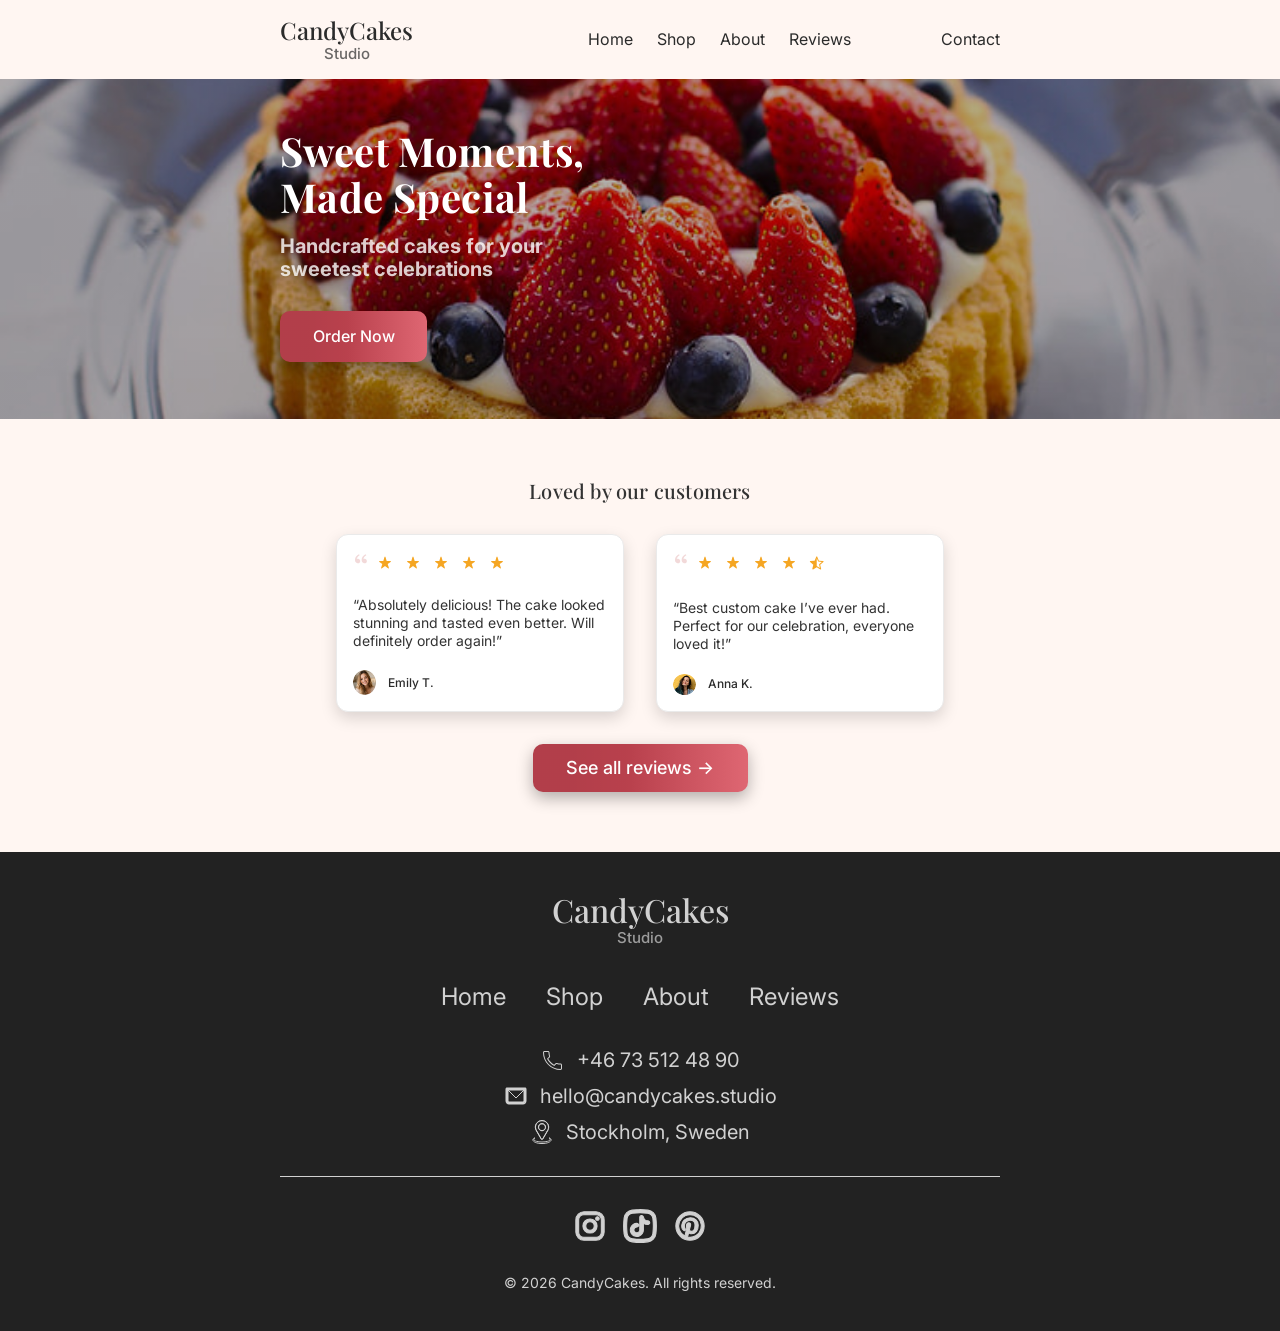
<file: index.html>
<!doctype html>
<html lang="en">
  <head>
    <meta charset="UTF-8" />
    <meta name="viewport" content="width=device-width, initial-scale=1.0" />
    <title>CandyCakes</title>
    <link
      rel="stylesheet"
      href="https://cdnjs.cloudflare.com/ajax/libs/modern-normalize/3.0.1/modern-normalize.min.css"
    />
    <link rel="preconnect" href="https://fonts.googleapis.com" />
    <link rel="preconnect" href="https://fonts.gstatic.com" crossorigin />
    <link
      href="https://fonts.googleapis.com/css2?family=Inter:wght@400;500;700&family=Playfair+Display:wght@400;500;700&display=swap"
      rel="stylesheet"
    />

    <link rel="stylesheet" href="styles.css" />
  </head>
  <body>
    <header class="page-header">
      <div class="container">
        <div class="header-top">
          <a class="logo" href="index.html">
            CandyCakes
            <span class="logo-sub">Studio</span>
          </a>
          <button class="mobile-menu-btn" type="button">
            <svg class="mobile-menu-icon" width="43" height="44">
              <use href="icons/symbol-defs.svg#icon-burger-menu"></use>
            </svg>
          </button>
        </div>
        <nav class="header-nav">
          <ul class="header-list">
            <li class="header-item">
              <a class="header-link" href="index.html">Home</a>
            </li>
            <li class="header-item">
              <a class="header-link" href="page-shop.html">Shop</a>
            </li>
            <li class="header-item">
              <a class="header-link" href="page-about.html">About</a>
            </li>
            <li class="header-item">
              <a class="header-link" href="page-reviews.html">Reviews</a>
            </li>
          </ul>

          <div class="nav-contact">
            <a class="header-link" href="page-contact.html">Contact</a>
          </div>
        </nav>
      </div>
    </header>

    <main>
      <section class="hero">
        <div class="container">
          <div class="hero-content">
            <h1 class="hero-title">Sweet Moments, Made Special</h1>
            <p class="hero-text">
              Handcrafted cakes for your sweetest celebrations
            </p>
            <button class="hero-btn" type="button">Order Now</button>
          </div>
        </div>
      </section>

      <section class="preview">
        <div class="container">
          <h2 class="preview-title">Loved by our customers</h2>

          <ul class="preview-list">
            <li class="preview-item">
              <div class="preview-card">
                <div class="preview-icon-rating">
                  <svg
                    class="preview-icon-quotes"
                    aria-hidden="true"
                    width="16"
                    height="16"
                  >
                    <use href="icons/symbol-defs.svg#icon-double-quotes"></use>
                  </svg>
                  <div class="preview-rating">
                    <svg
                      class="preview-icon"
                      aria-hidden="true"
                      width="24"
                      height="24"
                    >
                      <use href="icons/symbol-defs.svg#icon-star-1"></use>
                    </svg>
                    <svg
                      class="preview-icon"
                      aria-hidden="true"
                      width="24"
                      height="24"
                    >
                      <use href="icons/symbol-defs.svg#icon-star-1"></use>
                    </svg>
                    <svg
                      class="preview-icon"
                      aria-hidden="true"
                      width="24"
                      height="24"
                    >
                      <use href="icons/symbol-defs.svg#icon-star-1"></use>
                    </svg>
                    <svg
                      class="preview-icon"
                      aria-hidden="true"
                      width="24"
                      height="24"
                    >
                      <use href="icons/symbol-defs.svg#icon-star-1"></use>
                    </svg>
                    <svg
                      class="preview-icon"
                      aria-hidden="true"
                      width="24"
                      height="24"
                    >
                      <use href="icons/symbol-defs.svg#icon-star-1"></use>
                    </svg>
                  </div>
                </div>

                <blockquote class="preview-feedback">
                  “Absolutely delicious! The cake looked stunning and tasted
                  even better. Will definitely order again!”
                </blockquote>

                <div class="preview-user">
                  <img
                    class="preview-img"
                    src="images/preview/emily@2x.png"
                    alt="Portrait of Emily T."
                    width="23"
                    height="24"
                  />
                  <p class="preview-name">Emily T.</p>
                </div>
              </div>
            </li>

            <li class="preview-item">
              <div class="preview-card">
                <div class="preview-icon-rating">
                  <svg
                    class="preview-icon-quotes"
                    aria-hidden="true"
                    width="16"
                    height="16"
                  >
                    <use href="icons/symbol-defs.svg#icon-double-quotes"></use>
                  </svg>
                  <div class="rating">
                    <svg
                      class="preview-icon"
                      aria-hidden="true"
                      width="24"
                      height="24"
                    >
                      <use href="icons/symbol-defs.svg#icon-star-1"></use>
                    </svg>
                    <svg
                      class="preview-icon"
                      aria-hidden="true"
                      width="24"
                      height="24"
                    >
                      <use href="icons/symbol-defs.svg#icon-star-1"></use>
                    </svg>
                    <svg
                      class="preview-icon"
                      aria-hidden="true"
                      width="24"
                      height="24"
                    >
                      <use href="icons/symbol-defs.svg#icon-star-1"></use>
                    </svg>
                    <svg
                      class="preview-icon"
                      aria-hidden="true"
                      width="24"
                      height="24"
                    >
                      <use href="icons/symbol-defs.svg#icon-star-1"></use>
                    </svg>
                    <svg
                      class="preview-icon"
                      aria-hidden="true"
                      width="24"
                      height="24"
                    >
                      <use href="icons/symbol-defs.svg#icon-star-2"></use>
                    </svg>
                  </div>
                </div>
                <blockquote class="preview-feedback">
                  “Best custom cake I’ve ever had. Perfect for our celebration,
                  everyone loved it!”
                </blockquote>

                <div class="preview-user">
                  <img
                    class="preview-img"
                    src="images/preview/anna@2x.png"
                    alt="Portrait of Anna K."
                    width="23"
                    height="24"
                  />
                  <p class="preview-name">Anna K.</p>
                </div>
              </div>
            </li>
          </ul>

          <button class="preview-button" type="button">
            See all reviews →
          </button>
        </div>
      </section>
    </main>

    <footer class="footer">
      <div class="container footer-container">
        <div class="footer-top">
          <a class="logo footer-logo" href="index.html">
            CandyCakes
            <span class="logo-sub">Studio</span>
          </a>

          <ul class="footer-list">
            <li class="footer-item">
              <a class="footer-link" href="index.html">Home</a>
            </li>
            <li class="footer-item">
              <a class="footer-link" href="page-shop.html">Shop</a>
            </li>
            <li class="footer-item">
              <a class="footer-link" href="page-about.html">About</a>
            </li>
            <li class="footer-item">
              <a class="footer-link" href="page-reviews.html">Reviews</a>
            </li>
          </ul>

          <address class="footer-adrs">
            <ul class="footer-adrs-list">
              <li class="footer-adrs-item">
                <svg
                  class="footer-adrs-icon"
                  aria-hidden="true"
                  width="24"
                  height="24"
                >
                  <use href="icons/symbol-defs.svg#icon-phone"></use>
                </svg>
                <a class="footer-adrs-link" href="tel:+46735124890">
                  +46 73 512 48 90
                </a>
              </li>
              <li class="footer-adrs-item">
                <svg
                  class="footer-adrs-icon"
                  aria-hidden="true"
                  width="24"
                  height="24"
                >
                  <use href="icons/symbol-defs.svg#icon-email"></use>
                </svg>
                <a
                  class="footer-adrs-link"
                  href="mailto:hello@candycakes.studio"
                >
                  hello@candycakes.studio
                </a>
              </li>
              <li class="footer-adrs-item">
                <svg
                  class="footer-adrs-icon"
                  aria-hidden="true"
                  width="24"
                  height="24"
                >
                  <use href="icons/symbol-defs.svg#icon-location"></use>
                </svg>
                <a
                  class="footer-adrs-link"
                  href="https://maps.google.com"
                  target="_blank"
                  rel="noopener noreferrer"
                >
                  Stockholm, Sweden
                </a>
              </li>
            </ul>
          </address>
        </div>

        <div class="footer-bottom">
          <ul class="footer-soc-list">
            <li class="footer-soc-item">
              <a
                class="footer-soc-link"
                href="https://www.instagram.com/"
                aria-label="Instagram"
                target="_blank"
                rel="noopener noreferrer"
              >
                <svg
                  class="footer-soc-icon"
                  aria-hidden="true"
                  width="24"
                  height="24"
                >
                  <use href="icons/symbol-defs.svg#icon-instagram"></use>
                </svg>
              </a>
            </li>
            <li class="footer-soc-item">
              <a
                class="footer-soc-link"
                href="https://www.tiktok.com/"
                aria-label="Tiktok"
                target="_blank"
                rel="noopener noreferrer"
              >
                <svg
                  class="footer-soc-icon"
                  aria-hidden="true"
                  width="24"
                  height="24"
                >
                  <use href="icons/symbol-defs.svg#icon-tiktok"></use>
                </svg>
              </a>
            </li>
            <li class="footer-soc-item">
              <a
                class="footer-soc-link"
                href="https://www.pinterest.com/"
                aria-label="Pinterest"
                target="_blank"
                rel="noopener noreferrer"
              >
                <svg
                  class="footer-soc-icon"
                  aria-hidden="true"
                  width="24"
                  height="24"
                >
                  <use href="icons/symbol-defs.svg#icon-pinterest"></use>
                </svg>
              </a>
            </li>
          </ul>
          <p class="footer-text">© 2026 CandyCakes. All rights reserved.</p>
        </div>
      </div>
    </footer>
  </body>
</html>
</file>
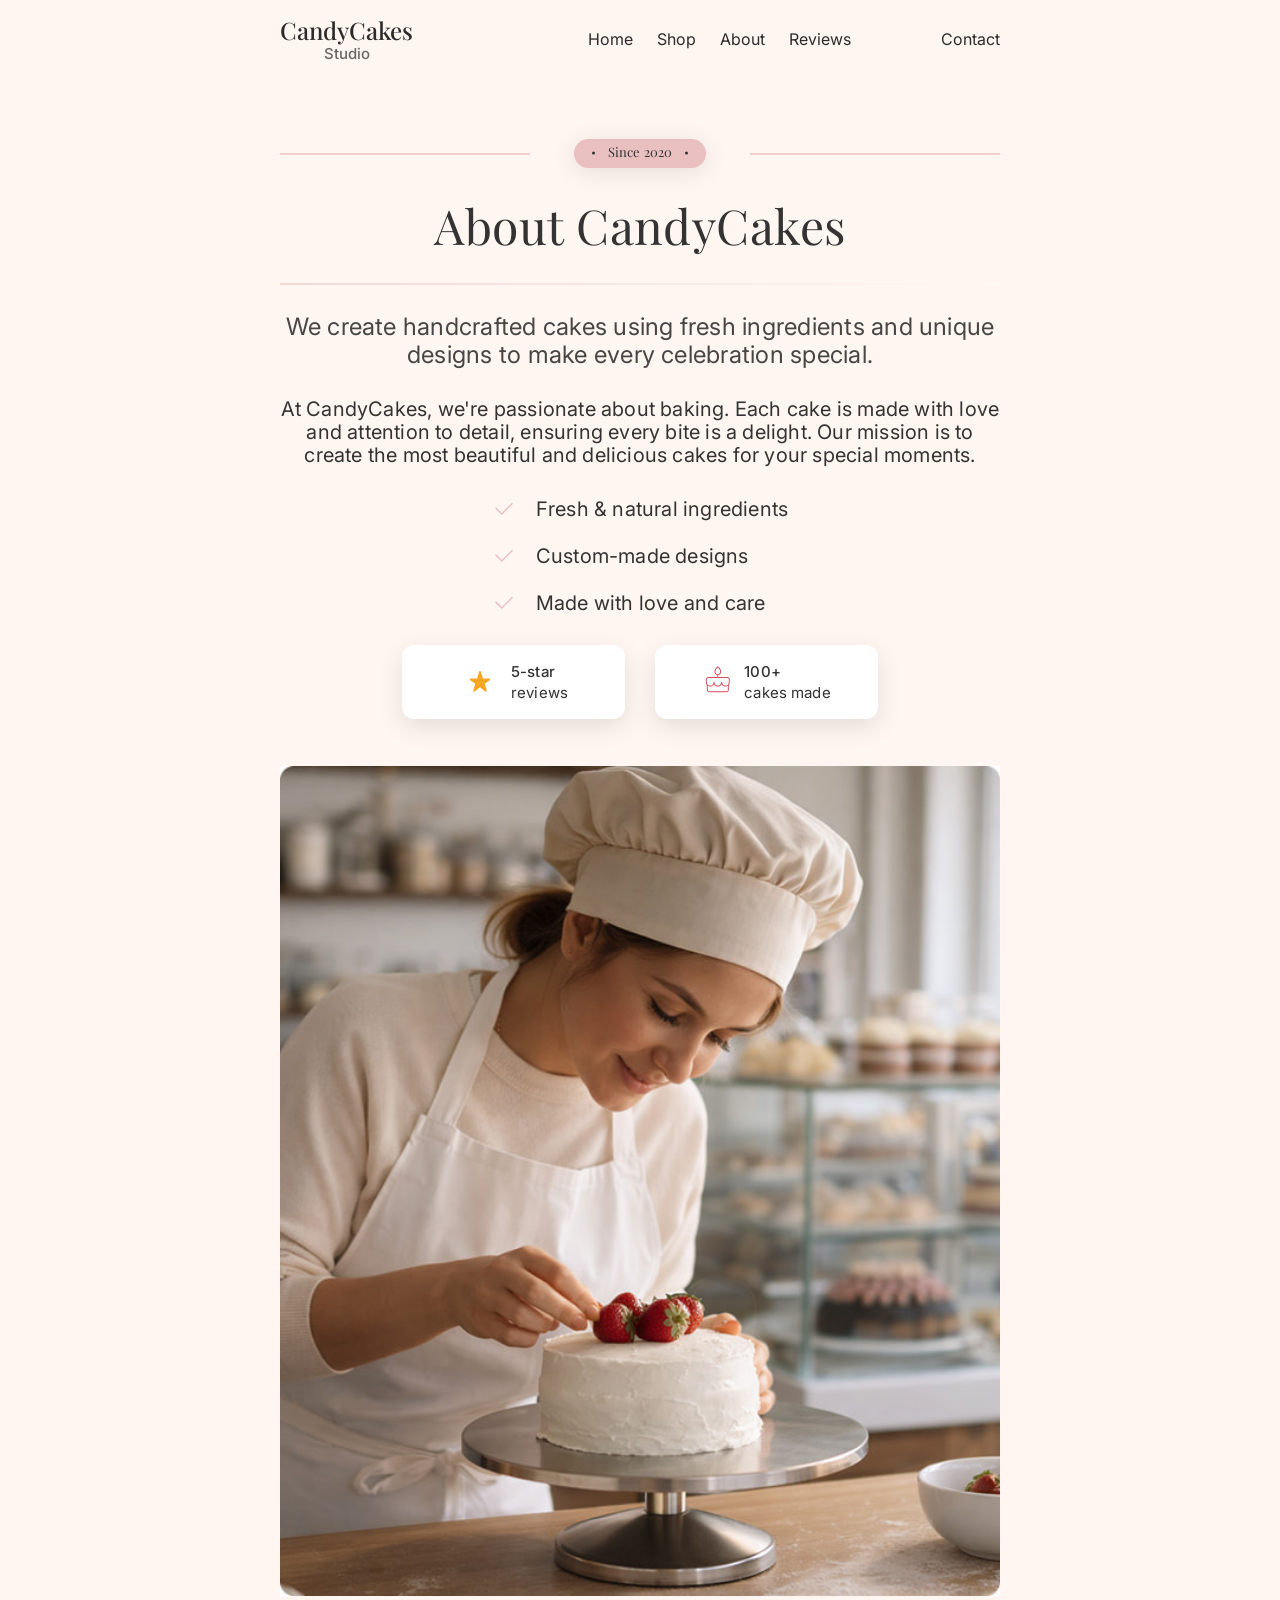
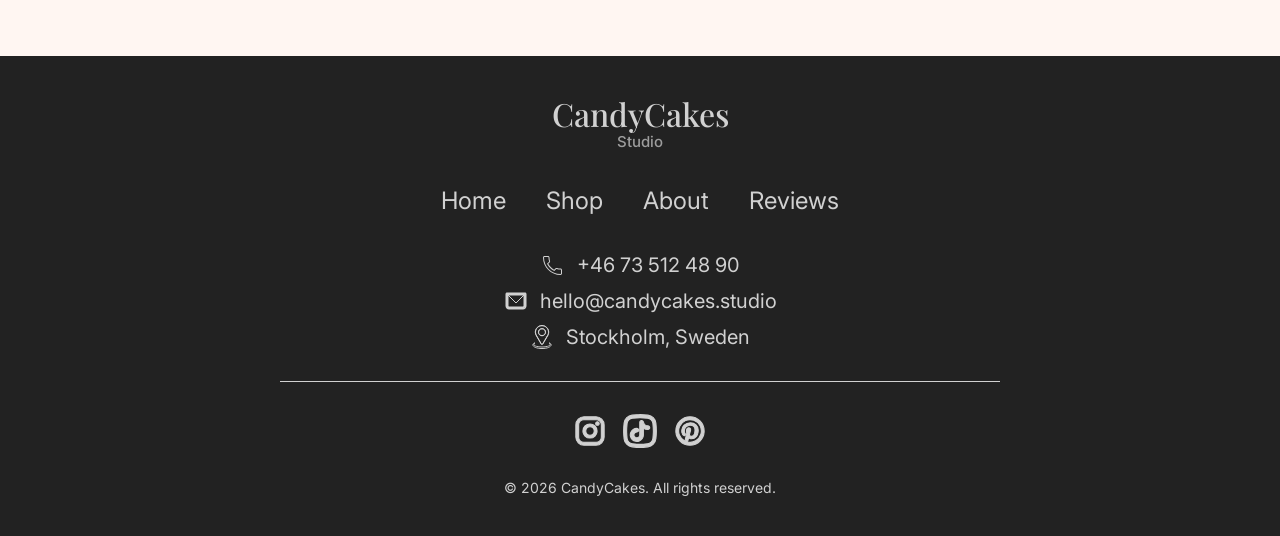
<file: page-about.html>
<!doctype html>
<html lang="en">
  <head>
    <meta charset="UTF-8" />
    <meta name="viewport" content="width=device-width, initial-scale=1.0" />
    <title>CandyCakes</title>
    <link
      rel="stylesheet"
      href="https://cdnjs.cloudflare.com/ajax/libs/modern-normalize/3.0.1/modern-normalize.min.css"
    />
    <link rel="preconnect" href="https://fonts.googleapis.com" />
    <link rel="preconnect" href="https://fonts.gstatic.com" crossorigin />
    <link
      href="https://fonts.googleapis.com/css2?family=Inter:wght@400;500;700&family=Playfair+Display:wght@400;500;700&display=swap"
      rel="stylesheet"
    />

    <link rel="stylesheet" href="styles.css" />
  </head>
  <body>
    <header class="page-header">
      <div class="container">
        <div class="header-top">
          <a class="logo" href="index.html">
            CandyCakes
            <span class="logo-sub">Studio</span>
          </a>
          <button class="mobile-menu-btn" type="button">
            <svg class="mobile-menu-icon" width="43" height="44">
              <use href="icons/symbol-defs.svg#icon-burger-menu"></use>
            </svg>
          </button>
        </div>
        <nav class="header-nav">
          <ul class="header-list">
            <li class="header-item">
              <a class="header-link" href="index.html">Home</a>
            </li>
            <li class="header-item">
              <a class="header-link" href="page-shop.html">Shop</a>
            </li>
            <li class="header-item">
              <a class="header-link" href="page-about.html">About</a>
            </li>
            <li class="header-item">
              <a class="header-link" href="page-reviews.html">Reviews</a>
            </li>
          </ul>

          <div class="nav-contact">
            <a class="header-link" href="page-contact.html">Contact</a>
          </div>
        </nav>
      </div>
    </header>

    <main>
      <section class="about">
        <div class="container about-container">
          <div class="about-content">
            <p class="about-label">Since 2020</p>
            <h1 class="about-title">About CandyCakes</h1>
            <p class="about-text-main">
              We create handcrafted cakes using fresh ingredients and unique
              designs to make every celebration special.
            </p>
            <p class="about-text-secondary">
              At CandyCakes, we're passionate about baking. Each cake is made
              with love and attention to detail, ensuring every bite is a
              delight. Our mission is to create the most beautiful and delicious
              cakes for your special moments.
            </p>
            <ul class="about-list">
              <li class="about-item">
                <svg
                  class="about-icon"
                  aria-hidden="true"
                  width="24"
                  height="24"
                >
                  <use href="icons/symbol-defs.svg#icon-checkmark"></use>
                </svg>
                Fresh & natural ingredients
              </li>
              <li class="about-item">
                <svg
                  class="about-icon"
                  aria-hidden="true"
                  width="24"
                  height="24"
                >
                  <use href="icons/symbol-defs.svg#icon-checkmark"></use>
                </svg>
                Custom-made designs
              </li>
              <li class="about-item">
                <svg
                  class="about-icon"
                  aria-hidden="true"
                  width="24"
                  height="24"
                >
                  <use href="icons/symbol-defs.svg#icon-checkmark"></use>
                </svg>
                Made with love and care
              </li>
            </ul>

            <div class="about-stats">
              <div class="about-reviews">
                <svg
                  class="about-reviews-icon"
                  aria-hidden="true"
                  width="32"
                  height="32"
                >
                  <use href="icons/symbol-defs.svg#icon-star-1"></use>
                </svg>
                <div class="about-reviews-wrapper">
                  <p class="about-reviews-title">5-star</p>
                  <p class="about-reviews-text">reviews</p>
                </div>
              </div>

              <div class="about-cakes">
                <svg
                  class="about-cakes-icon"
                  aria-hidden="true"
                  width="24"
                  height="24"
                >
                  <use href="icons/symbol-defs.svg#icon-cake"></use>
                </svg>
                <div class="about-cakes-wrapper">
                  <p class="about-cakes-number">100+</p>
                  <p class="about-cakes-text">cakes made</p>
                </div>
              </div>
            </div>
          </div>

          <picture class="about-image">
            <source
              media="(min-width: 1440px)"
              srcset="
                images/about/image1desk@1x.jpg 1x,
                images/about/image1desk@2x.jpg 2x
              "
            />
            <source
              media="(min-width: 768px)"
              srcset="
                images/about/image2tab@1x.jpg 1x,
                images/about/image2tab@2x.jpg 2x
              "
            />
            <img
              src="images/about/image3mob@1x.jpg"
              alt="Chef decorating a cake"
              srcset="
                images/about/image3mob@1x.jpg 1x,
                images/about/image3mob@2x.jpg 2x
              "
              width="633"
              height="730"
            />
          </picture>
        </div>
      </section>
    </main>

    <footer class="footer">
      <div class="container footer-container">
        <div class="footer-top">
          <a class="logo footer-logo" href="index.html">
            CandyCakes
            <span class="logo-sub">Studio</span>
          </a>

          <ul class="footer-list">
            <li class="footer-item">
              <a class="footer-link" href="index.html">Home</a>
            </li>
            <li class="footer-item">
              <a class="footer-link" href="page-shop.html">Shop</a>
            </li>
            <li class="footer-item">
              <a class="footer-link" href="page-about.html">About</a>
            </li>
            <li class="footer-item">
              <a class="footer-link" href="page-reviews.html">Reviews</a>
            </li>
          </ul>

          <address class="footer-adrs">
            <ul class="footer-adrs-list">
              <li class="footer-adrs-item">
                <svg
                  class="footer-adrs-icon"
                  aria-hidden="true"
                  width="24"
                  height="24"
                >
                  <use href="icons/symbol-defs.svg#icon-phone"></use>
                </svg>
                <a class="footer-adrs-link" href="tel:+46735124890">
                  +46 73 512 48 90
                </a>
              </li>
              <li class="footer-adrs-item">
                <svg
                  class="footer-adrs-icon"
                  aria-hidden="true"
                  width="24"
                  height="24"
                >
                  <use href="icons/symbol-defs.svg#icon-email"></use>
                </svg>
                <a
                  class="footer-adrs-link"
                  href="mailto:hello@candycakes.studio"
                >
                  hello@candycakes.studio
                </a>
              </li>
              <li class="footer-adrs-item">
                <svg
                  class="footer-adrs-icon"
                  aria-hidden="true"
                  width="24"
                  height="24"
                >
                  <use href="icons/symbol-defs.svg#icon-location"></use>
                </svg>
                <a
                  class="footer-adrs-link"
                  href="https://maps.google.com"
                  target="_blank"
                  rel="noopener noreferrer"
                >
                  Stockholm, Sweden
                </a>
              </li>
            </ul>
          </address>
        </div>

        <div class="footer-bottom">
          <ul class="footer-soc-list">
            <li class="footer-soc-item">
              <a
                class="footer-soc-link"
                href="https://www.instagram.com/"
                aria-label="Instagram"
                target="_blank"
                rel="noopener noreferrer"
              >
                <svg
                  class="footer-soc-icon"
                  aria-hidden="true"
                  width="24"
                  height="24"
                >
                  <use href="icons/symbol-defs.svg#icon-instagram"></use>
                </svg>
              </a>
            </li>
            <li class="footer-soc-item">
              <a
                class="footer-soc-link"
                href="https://www.tiktok.com/"
                aria-label="Tiktok"
                target="_blank"
                rel="noopener noreferrer"
              >
                <svg
                  class="footer-soc-icon"
                  aria-hidden="true"
                  width="24"
                  height="24"
                >
                  <use href="icons/symbol-defs.svg#icon-tiktok"></use>
                </svg>
              </a>
            </li>
            <li class="footer-soc-item">
              <a
                class="footer-soc-link"
                href="https://www.pinterest.com/"
                aria-label="Pinterest"
                target="_blank"
                rel="noopener noreferrer"
              >
                <svg
                  class="footer-soc-icon"
                  aria-hidden="true"
                  width="24"
                  height="24"
                >
                  <use href="icons/symbol-defs.svg#icon-pinterest"></use>
                </svg>
              </a>
            </li>
          </ul>
          <p class="footer-text">© 2026 CandyCakes. All rights reserved.</p>
        </div>
      </div>
    </footer>
  </body>
</html>
</file>
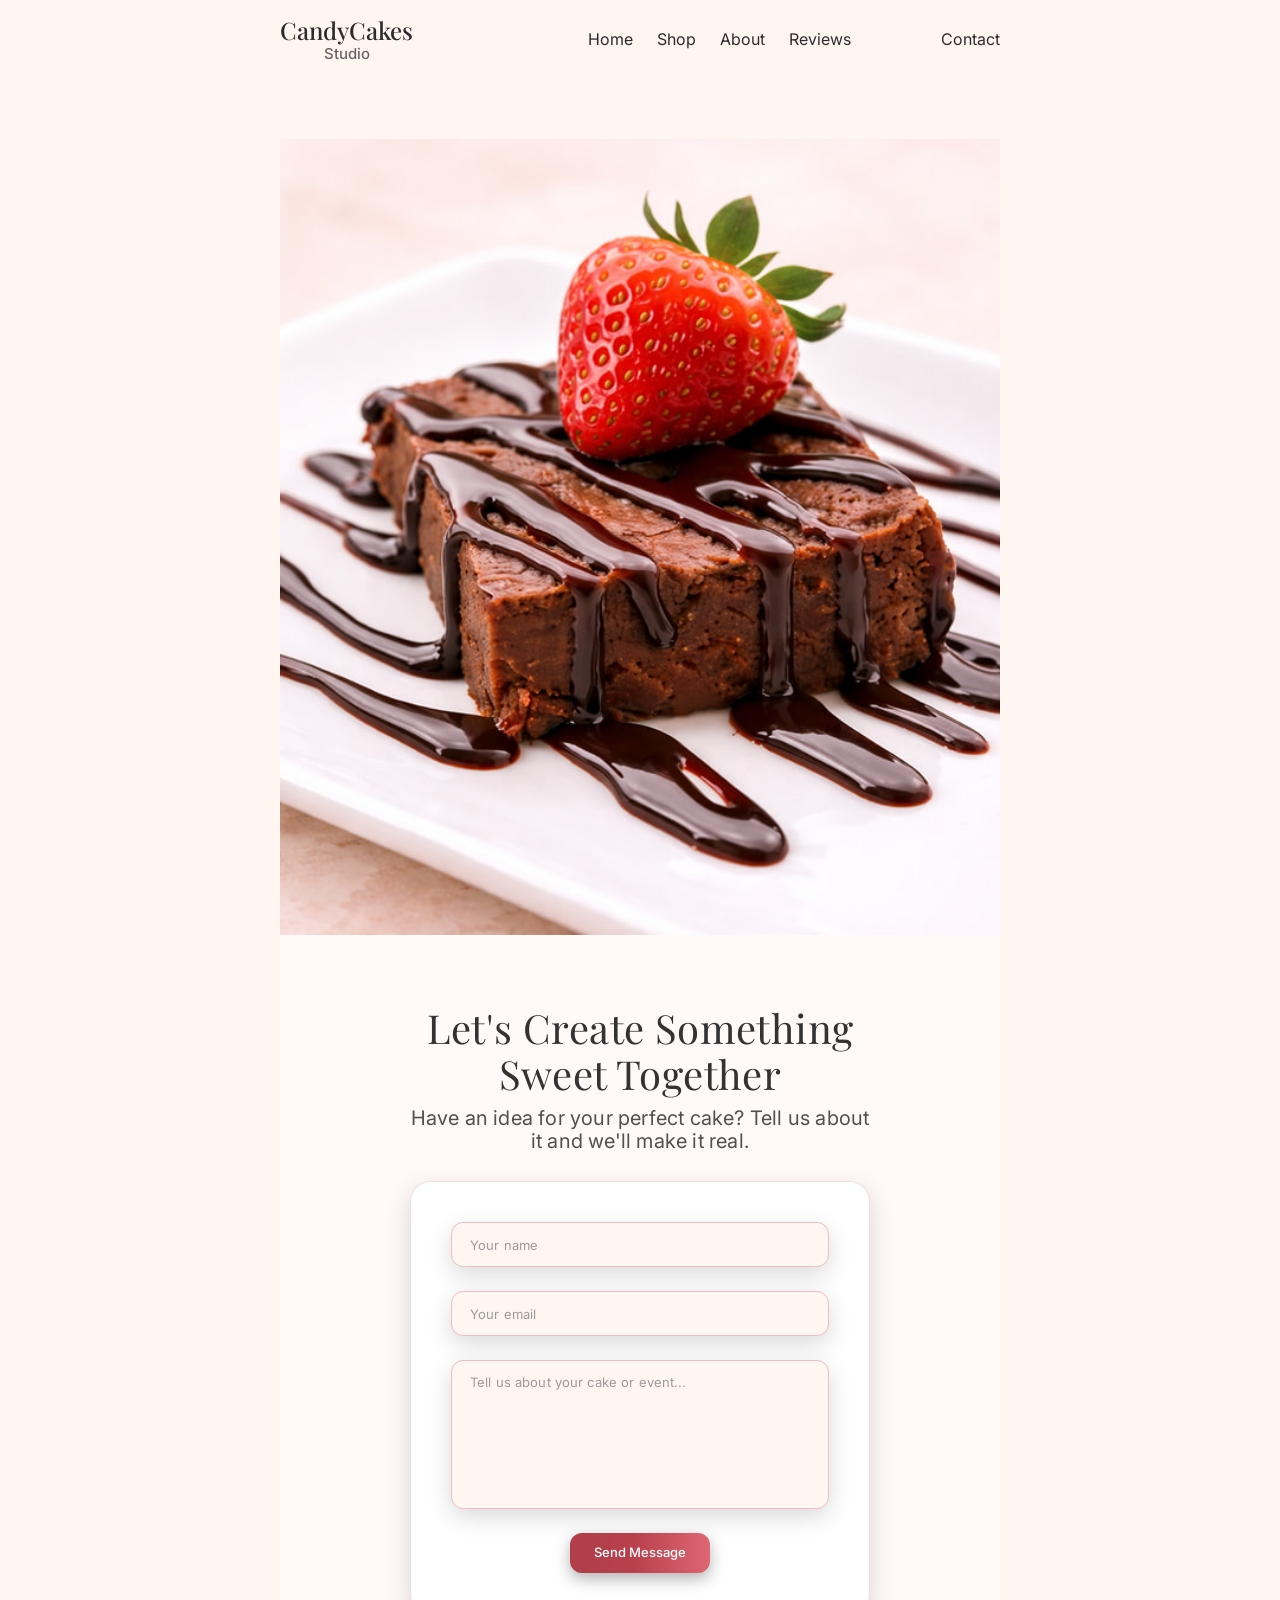
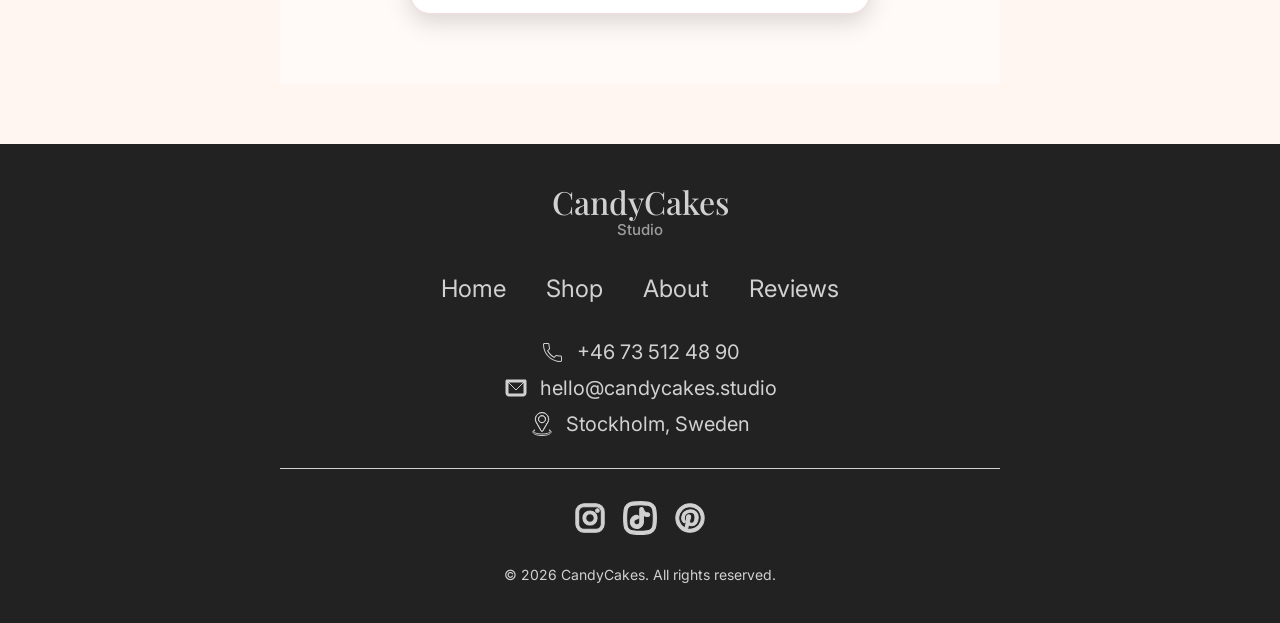
<file: page-contact.html>
<!doctype html>
<html lang="en">
  <head>
    <meta charset="UTF-8" />
    <meta name="viewport" content="width=device-width, initial-scale=1.0" />
    <title>CandyCakes</title>
    <link
      rel="stylesheet"
      href="https://cdnjs.cloudflare.com/ajax/libs/modern-normalize/3.0.1/modern-normalize.min.css"
    />
    <link rel="preconnect" href="https://fonts.googleapis.com" />
    <link rel="preconnect" href="https://fonts.gstatic.com" crossorigin />
    <link
      href="https://fonts.googleapis.com/css2?family=Inter:wght@400;500;700&family=Playfair+Display:wght@400;500;700&display=swap"
      rel="stylesheet"
    />

    <link rel="stylesheet" href="styles.css" />
  </head>
  <body>
    <header class="page-header">
      <div class="container">
        <div class="header-top">
          <a class="logo" href="index.html">
            CandyCakes
            <span class="logo-sub">Studio</span>
          </a>
          <button class="mobile-menu-btn" type="button">
            <svg class="mobile-menu-icon" width="43" height="44">
              <use href="icons/symbol-defs.svg#icon-burger-menu"></use>
            </svg>
          </button>
        </div>
        <nav class="header-nav">
          <ul class="header-list">
            <li class="header-item">
              <a class="header-link" href="index.html">Home</a>
            </li>
            <li class="header-item">
              <a class="header-link" href="page-shop.html">Shop</a>
            </li>
            <li class="header-item">
              <a class="header-link" href="page-about.html">About</a>
            </li>
            <li class="header-item">
              <a class="header-link" href="page-reviews.html">Reviews</a>
            </li>
          </ul>

          <div class="nav-contact">
            <a class="header-link" href="page-contact.html">Contact</a>
          </div>
        </nav>
      </div>
    </header>

    <main>
      <section class="contact">
        <div class="container">
          <div class="contact-inner">
            <picture>
              <source
                media="(min-width: 1440px)"
                srcset="
                  images/contact/imagedesk@1x.jpg 1x,
                  images/contact/imagedesk@2x.jpg 2x
                "
              />
              <source
                media="(min-width: 768px)"
                srcset="
                  images/contact/imagetab@1x.jpg 1x,
                  images/contact/imagetab@2x.jpg 2x
                "
              />
              <img
                class="contact-img"
                src="images/contact/imagemob@1x.jpg"
                alt="Chocolate cake dessert with strawberry on top"
                srcset="
                  images/contact/imagemob@1x.jpg 1x,
                  images/contact/imagemob@2x.jpg 2x
                "
                width="637"
                height="632"
              />
            </picture>

            <div class="contact-content">
              <h1 class="contact-title">
                Let's Create Something Sweet Together
              </h1>
              <p class="contact-text">
                Have an idea for your perfect cake? Tell us about it and we'll
                make it real.
              </p>
              <form class="contact-form">
                <div class="form-wrapper">
                  <div class="contact-field">
                    <label for="name" class="visually-hidden">Name</label>
                    <input
                      class="contact-input"
                      type="text"
                      name="name"
                      id="name"
                      autocomplete="name"
                      placeholder="Your name"
                      required
                    />
                  </div>

                  <div class="contact-field">
                    <label for="email" class="visually-hidden">Email</label>
                    <input
                      class="contact-input"
                      type="email"
                      name="email"
                      id="email"
                      autocomplete="email"
                      placeholder="Your email"
                      required
                    />
                  </div>

                  <div class="contact-field">
                    <label for="message" class="visually-hidden">Message</label>
                    <textarea
                      class="contact-textarea"
                      name="message"
                      id="message"
                      rows="5"
                      placeholder="Tell us about your cake or event..."
                    ></textarea>
                  </div>

                  <button class="contact-btn" type="submit">
                    Send Message
                  </button>
                </div>
              </form>
            </div>
          </div>
        </div>
      </section>
    </main>

    <footer class="footer">
      <div class="container footer-container">
        <div class="footer-top">
          <a class="logo footer-logo" href="index.html">
            CandyCakes
            <span class="logo-sub">Studio</span>
          </a>

          <ul class="footer-list">
            <li class="footer-item">
              <a class="footer-link" href="index.html">Home</a>
            </li>
            <li class="footer-item">
              <a class="footer-link" href="page-shop.html">Shop</a>
            </li>
            <li class="footer-item">
              <a class="footer-link" href="page-about.html">About</a>
            </li>
            <li class="footer-item">
              <a class="footer-link" href="page-reviews.html">Reviews</a>
            </li>
          </ul>

          <address class="footer-adrs">
            <ul class="footer-adrs-list">
              <li class="footer-adrs-item">
                <svg
                  class="footer-adrs-icon"
                  aria-hidden="true"
                  width="24"
                  height="24"
                >
                  <use href="icons/symbol-defs.svg#icon-phone"></use>
                </svg>
                <a class="footer-adrs-link" href="tel:+46735124890">
                  +46 73 512 48 90
                </a>
              </li>
              <li class="footer-adrs-item">
                <svg
                  class="footer-adrs-icon"
                  aria-hidden="true"
                  width="24"
                  height="24"
                >
                  <use href="icons/symbol-defs.svg#icon-email"></use>
                </svg>
                <a
                  class="footer-adrs-link"
                  href="mailto:hello@candycakes.studio"
                >
                  hello@candycakes.studio
                </a>
              </li>
              <li class="footer-adrs-item">
                <svg
                  class="footer-adrs-icon"
                  aria-hidden="true"
                  width="24"
                  height="24"
                >
                  <use href="icons/symbol-defs.svg#icon-location"></use>
                </svg>
                <a
                  class="footer-adrs-link"
                  href="https://maps.google.com"
                  target="_blank"
                  rel="noopener noreferrer"
                >
                  Stockholm, Sweden
                </a>
              </li>
            </ul>
          </address>
        </div>

        <div class="footer-bottom">
          <ul class="footer-soc-list">
            <li class="footer-soc-item">
              <a
                class="footer-soc-link"
                href="https://www.instagram.com/"
                aria-label="Instagram"
                target="_blank"
                rel="noopener noreferrer"
              >
                <svg
                  class="footer-soc-icon"
                  aria-hidden="true"
                  width="24"
                  height="24"
                >
                  <use href="icons/symbol-defs.svg#icon-instagram"></use>
                </svg>
              </a>
            </li>
            <li class="footer-soc-item">
              <a
                class="footer-soc-link"
                href="https://www.tiktok.com/"
                aria-label="Tiktok"
                target="_blank"
                rel="noopener noreferrer"
              >
                <svg
                  class="footer-soc-icon"
                  aria-hidden="true"
                  width="24"
                  height="24"
                >
                  <use href="icons/symbol-defs.svg#icon-tiktok"></use>
                </svg>
              </a>
            </li>
            <li class="footer-soc-item">
              <a
                class="footer-soc-link"
                href="https://www.pinterest.com/"
                aria-label="Pinterest"
                target="_blank"
                rel="noopener noreferrer"
              >
                <svg
                  class="footer-soc-icon"
                  aria-hidden="true"
                  width="24"
                  height="24"
                >
                  <use href="icons/symbol-defs.svg#icon-pinterest"></use>
                </svg>
              </a>
            </li>
          </ul>
          <p class="footer-text">© 2026 CandyCakes. All rights reserved.</p>
        </div>
      </div>
    </footer>
  </body>
</html>
</file>
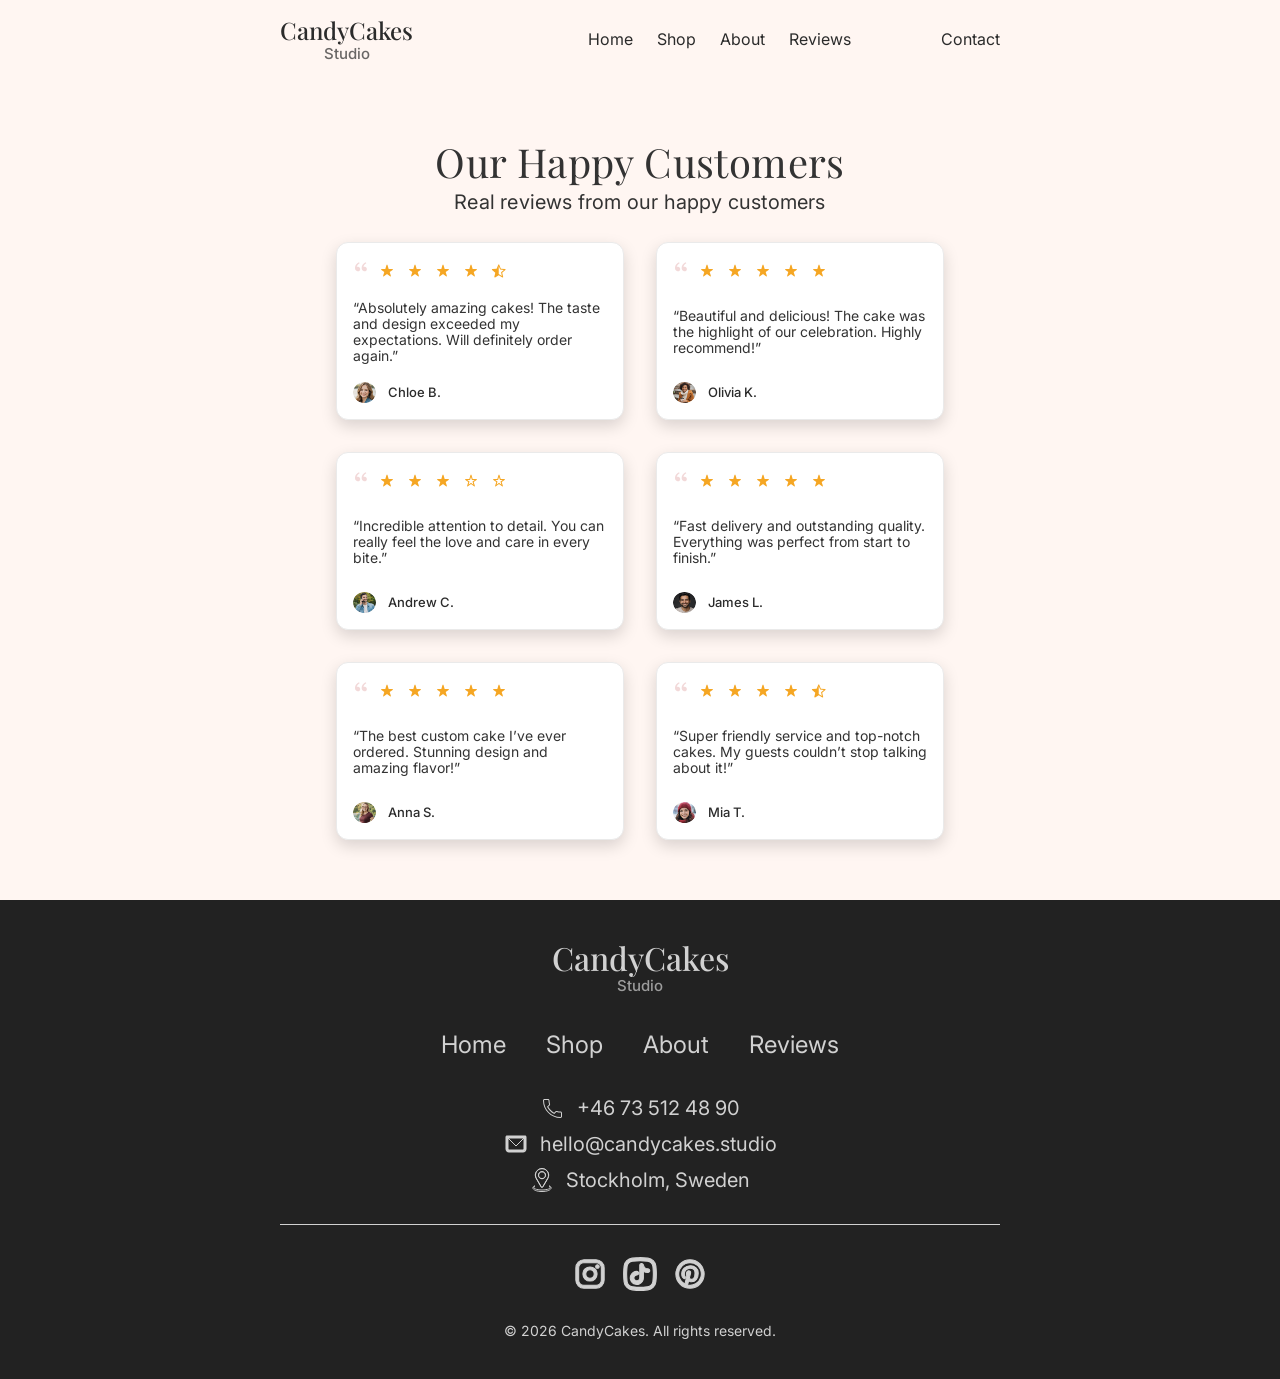
<file: page-reviews.html>
<!doctype html>
<html lang="en">
  <head>
    <meta charset="UTF-8" />
    <meta name="viewport" content="width=device-width, initial-scale=1.0" />
    <title>CandyCakes</title>
    <link
      rel="stylesheet"
      href="https://cdnjs.cloudflare.com/ajax/libs/modern-normalize/3.0.1/modern-normalize.min.css"
    />
    <link rel="preconnect" href="https://fonts.googleapis.com" />
    <link rel="preconnect" href="https://fonts.gstatic.com" crossorigin />
    <link
      href="https://fonts.googleapis.com/css2?family=Inter:wght@400;500;700&family=Playfair+Display:wght@400;500;700&display=swap"
      rel="stylesheet"
    />

    <link rel="stylesheet" href="styles.css" />
  </head>
  <body>
    <header class="page-header">
      <div class="container">
        <div class="header-top">
          <a class="logo" href="index.html">
            CandyCakes
            <span class="logo-sub">Studio</span>
          </a>
          <button class="mobile-menu-btn" type="button">
            <svg class="mobile-menu-icon" width="43" height="44">
              <use href="icons/symbol-defs.svg#icon-burger-menu"></use>
            </svg>
          </button>
        </div>
        <nav class="header-nav">
          <ul class="header-list">
            <li class="header-item">
              <a class="header-link" href="index.html">Home</a>
            </li>
            <li class="header-item">
              <a class="header-link" href="page-shop.html">Shop</a>
            </li>
            <li class="header-item">
              <a class="header-link" href="page-about.html">About</a>
            </li>
            <li class="header-item">
              <a class="header-link" href="page-reviews.html">Reviews</a>
            </li>
          </ul>

          <div class="nav-contact">
            <a class="header-link" href="page-contact.html">Contact</a>
          </div>
        </nav>
      </div>
    </header>

    <main>
      <section class="reviews">
        <div class="container">
          <h1 class="reviews-title">Our Happy Customers</h1>
          <p class="reviews-text">Real reviews from our happy customers</p>

          <ul class="reviews-list">
            <li class="reviews-item">
              <div class="reviews-card">
                <svg
                  class="reviews-icon-quotes"
                  aria-hidden="true"
                  width="16"
                  height="16"
                >
                  <use href="icons/symbol-defs.svg#icon-double-quotes"></use>
                </svg>
                <div class="reviews-rating">
                  <svg
                    class="reviews-icon"
                    aria-hidden="true"
                    width="24"
                    height="24"
                  >
                    <use href="icons/symbol-defs.svg#icon-star-1"></use>
                  </svg>
                  <svg
                    class="reviews-icon"
                    aria-hidden="true"
                    width="24"
                    height="24"
                  >
                    <use href="icons/symbol-defs.svg#icon-star-1"></use>
                  </svg>
                  <svg
                    class="reviews-icon"
                    aria-hidden="true"
                    width="24"
                    height="24"
                  >
                    <use href="icons/symbol-defs.svg#icon-star-1"></use>
                  </svg>
                  <svg
                    class="reviews-icon"
                    aria-hidden="true"
                    width="24"
                    height="24"
                  >
                    <use href="icons/symbol-defs.svg#icon-star-1"></use>
                  </svg>
                  <svg
                    class="reviews-icon"
                    aria-hidden="true"
                    width="24"
                    height="24"
                  >
                    <use href="icons/symbol-defs.svg#icon-star-2"></use>
                  </svg>
                </div>
              </div>

              <blockquote class="review-feedback">
                “Absolutely amazing cakes! The taste and design exceeded my
                expectations. Will definitely order again.”
              </blockquote>
              <div class="reviews-user">
                <img
                  class="reviews-img"
                  src="images/reviews/chloe.png"
                  alt="Portrait of Chloe B."
                  width="23"
                  height="24"
                />
                <p class="reviews-name">Chloe B.</p>
              </div>
            </li>
            <li class="reviews-item">
              <div class="reviews-card">
                <svg
                  class="reviews-icon-quotes"
                  aria-hidden="true"
                  width="16"
                  height="16"
                >
                  <use href="icons/symbol-defs.svg#icon-double-quotes"></use>
                </svg>
                <div class="reviews-rating">
                  <svg
                    class="reviews-icon"
                    aria-hidden="true"
                    width="24"
                    height="24"
                  >
                    <use href="icons/symbol-defs.svg#icon-star-1"></use>
                  </svg>
                  <svg
                    class="reviews-icon"
                    aria-hidden="true"
                    width="24"
                    height="24"
                  >
                    <use href="icons/symbol-defs.svg#icon-star-1"></use>
                  </svg>
                  <svg
                    class="reviews-icon"
                    aria-hidden="true"
                    width="24"
                    height="24"
                  >
                    <use href="icons/symbol-defs.svg#icon-star-1"></use>
                  </svg>
                  <svg
                    class="reviews-icon"
                    aria-hidden="true"
                    width="24"
                    height="24"
                  >
                    <use href="icons/symbol-defs.svg#icon-star-1"></use>
                  </svg>
                  <svg
                    class="reviews-icon"
                    aria-hidden="true"
                    width="24"
                    height="24"
                  >
                    <use href="icons/symbol-defs.svg#icon-star-1"></use>
                  </svg>
                </div>
              </div>
              <blockquote class="review-feedback">
                “Beautiful and delicious! The cake was the highlight of our
                celebration. Highly recommend!”
              </blockquote>
              <div class="reviews-user">
                <img
                  class="reviews-img"
                  src="images/reviews/olivia.png"
                  alt="Portrait of Olivia K."
                  width="23"
                  height="24"
                />
                <p class="reviews-name">Olivia K.</p>
              </div>
            </li>
            <li class="reviews-item">
              <div class="reviews-card">
                <svg
                  class="reviews-icon-quotes"
                  aria-hidden="true"
                  width="16"
                  height="16"
                >
                  <use href="icons/symbol-defs.svg#icon-double-quotes"></use>
                </svg>
                <div class="reviews-rating">
                  <svg
                    class="reviews-icon"
                    aria-hidden="true"
                    width="24"
                    height="24"
                  >
                    <use href="icons/symbol-defs.svg#icon-star-1"></use>
                  </svg>
                  <svg
                    class="reviews-icon"
                    aria-hidden="true"
                    width="24"
                    height="24"
                  >
                    <use href="icons/symbol-defs.svg#icon-star-1"></use>
                  </svg>
                  <svg
                    class="reviews-icon"
                    aria-hidden="true"
                    width="24"
                    height="24"
                  >
                    <use href="icons/symbol-defs.svg#icon-star-1"></use>
                  </svg>
                  <svg
                    class="reviews-icon"
                    aria-hidden="true"
                    width="24"
                    height="24"
                  >
                    <use href="icons/symbol-defs.svg#icon-star-3"></use>
                  </svg>
                  <svg
                    class="reviews-icon"
                    aria-hidden="true"
                    width="24"
                    height="24"
                  >
                    <use href="icons/symbol-defs.svg#icon-star-3"></use>
                  </svg>
                </div>
              </div>
              <blockquote class="review-feedback">
                “Incredible attention to detail. You can really feel the love
                and care in every bite.”
              </blockquote>
              <div class="reviews-user">
                <img
                  class="reviews-img"
                  src="images/reviews/andrew.png"
                  alt="Portrait of Andrew C."
                  width="23"
                  height="24"
                />
                <p class="reviews-name">Andrew C.</p>
              </div>
            </li>
            <li class="reviews-item">
              <div class="reviews-card">
                <svg
                  class="reviews-icon-quotes"
                  aria-hidden="true"
                  width="16"
                  height="16"
                >
                  <use href="icons/symbol-defs.svg#icon-double-quotes"></use>
                </svg>
                <div class="reviews-rating">
                  <svg
                    class="reviews-icon"
                    aria-hidden="true"
                    width="24"
                    height="24"
                  >
                    <use href="icons/symbol-defs.svg#icon-star-1"></use>
                  </svg>
                  <svg
                    class="reviews-icon"
                    aria-hidden="true"
                    width="24"
                    height="24"
                  >
                    <use href="icons/symbol-defs.svg#icon-star-1"></use>
                  </svg>
                  <svg
                    class="reviews-icon"
                    aria-hidden="true"
                    width="24"
                    height="24"
                  >
                    <use href="icons/symbol-defs.svg#icon-star-1"></use>
                  </svg>
                  <svg
                    class="reviews-icon"
                    aria-hidden="true"
                    width="24"
                    height="24"
                  >
                    <use href="icons/symbol-defs.svg#icon-star-1"></use>
                  </svg>
                  <svg
                    class="reviews-icon"
                    aria-hidden="true"
                    width="24"
                    height="24"
                  >
                    <use href="icons/symbol-defs.svg#icon-star-1"></use>
                  </svg>
                </div>
              </div>
              <blockquote class="review-feedback">
                “Fast delivery and outstanding quality. Everything was perfect
                from start to finish.”
              </blockquote>
              <div class="reviews-user">
                <img
                  class="reviews-img"
                  src="images/reviews/james.png"
                  alt="Portrait of James L."
                  width="23"
                  height="24"
                />
                <p class="reviews-name">James L.</p>
              </div>
            </li>
            <li class="reviews-item">
              <div class="reviews-card">
                <svg
                  class="reviews-icon-quotes"
                  aria-hidden="true"
                  width="16"
                  height="16"
                >
                  <use href="icons/symbol-defs.svg#icon-double-quotes"></use>
                </svg>
                <div class="reviews-rating">
                  <svg
                    class="reviews-icon"
                    aria-hidden="true"
                    width="24"
                    height="24"
                  >
                    <use href="icons/symbol-defs.svg#icon-star-1"></use>
                  </svg>
                  <svg
                    class="reviews-icon"
                    aria-hidden="true"
                    width="24"
                    height="24"
                  >
                    <use href="icons/symbol-defs.svg#icon-star-1"></use>
                  </svg>
                  <svg
                    class="reviews-icon"
                    aria-hidden="true"
                    width="24"
                    height="24"
                  >
                    <use href="icons/symbol-defs.svg#icon-star-1"></use>
                  </svg>
                  <svg
                    class="reviews-icon"
                    aria-hidden="true"
                    width="24"
                    height="24"
                  >
                    <use href="icons/symbol-defs.svg#icon-star-1"></use>
                  </svg>
                  <svg
                    class="reviews-icon"
                    aria-hidden="true"
                    width="24"
                    height="24"
                  >
                    <use href="icons/symbol-defs.svg#icon-star-1"></use>
                  </svg>
                </div>
              </div>
              <blockquote class="review-feedback">
                “The best custom cake I’ve ever ordered. Stunning design and
                amazing flavor!”
              </blockquote>
              <div class="reviews-user">
                <img
                  class="reviews-img"
                  src="images/reviews/anna.png"
                  alt="Portrait of Anna S."
                  width="23"
                  height="24"
                />
                <p class="reviews-name">Anna S.</p>
              </div>
            </li>
            <li class="reviews-item">
              <div class="reviews-card">
                <svg
                  class="reviews-icon-quotes"
                  aria-hidden="true"
                  width="16"
                  height="16"
                >
                  <use href="icons/symbol-defs.svg#icon-double-quotes"></use>
                </svg>
                <div class="reviews-rating">
                  <svg
                    class="reviews-icon"
                    aria-hidden="true"
                    width="24"
                    height="24"
                  >
                    <use href="icons/symbol-defs.svg#icon-star-1"></use>
                  </svg>
                  <svg
                    class="reviews-icon"
                    aria-hidden="true"
                    width="24"
                    height="24"
                  >
                    <use href="icons/symbol-defs.svg#icon-star-1"></use>
                  </svg>
                  <svg
                    class="reviews-icon"
                    aria-hidden="true"
                    width="24"
                    height="24"
                  >
                    <use href="icons/symbol-defs.svg#icon-star-1"></use>
                  </svg>
                  <svg
                    class="reviews-icon"
                    aria-hidden="true"
                    width="24"
                    height="24"
                  >
                    <use href="icons/symbol-defs.svg#icon-star-1"></use>
                  </svg>
                  <svg
                    class="reviews-icon"
                    aria-hidden="true"
                    width="24"
                    height="24"
                  >
                    <use href="icons/symbol-defs.svg#icon-star-2"></use>
                  </svg>
                </div>
              </div>
              <blockquote class="review-feedback">
                “Super friendly service and top-notch cakes. My guests couldn’t
                stop talking about it!”
              </blockquote>
              <div class="reviews-user">
                <img
                  class="reviews-img"
                  src="images/reviews/mia.png"
                  alt="Portrait of Mia T."
                  width="23"
                  height="24"
                />
                <p class="reviews-name">Mia T.</p>
              </div>
            </li>
          </ul>
        </div>
      </section>
    </main>

    <footer class="footer">
      <div class="container footer-container">
        <div class="footer-top">
          <a class="logo footer-logo" href="index.html">
            CandyCakes
            <span class="logo-sub">Studio</span>
          </a>

          <ul class="footer-list">
            <li class="footer-item">
              <a class="footer-link" href="index.html">Home</a>
            </li>
            <li class="footer-item">
              <a class="footer-link" href="page-shop.html">Shop</a>
            </li>
            <li class="footer-item">
              <a class="footer-link" href="page-about.html">About</a>
            </li>
            <li class="footer-item">
              <a class="footer-link" href="page-reviews.html">Reviews</a>
            </li>
          </ul>

          <address class="footer-adrs">
            <ul class="footer-adrs-list">
              <li class="footer-adrs-item">
                <svg
                  class="footer-adrs-icon"
                  aria-hidden="true"
                  width="24"
                  height="24"
                >
                  <use href="icons/symbol-defs.svg#icon-phone"></use>
                </svg>
                <a class="footer-adrs-link" href="tel:+46735124890">
                  +46 73 512 48 90
                </a>
              </li>
              <li class="footer-adrs-item">
                <svg
                  class="footer-adrs-icon"
                  aria-hidden="true"
                  width="24"
                  height="24"
                >
                  <use href="icons/symbol-defs.svg#icon-email"></use>
                </svg>
                <a
                  class="footer-adrs-link"
                  href="mailto:hello@candycakes.studio"
                >
                  hello@candycakes.studio
                </a>
              </li>
              <li class="footer-adrs-item">
                <svg
                  class="footer-adrs-icon"
                  aria-hidden="true"
                  width="24"
                  height="24"
                >
                  <use href="icons/symbol-defs.svg#icon-location"></use>
                </svg>
                <a
                  class="footer-adrs-link"
                  href="https://maps.google.com"
                  target="_blank"
                  rel="noopener noreferrer"
                >
                  Stockholm, Sweden
                </a>
              </li>
            </ul>
          </address>
        </div>

        <div class="footer-bottom">
          <ul class="footer-soc-list">
            <li class="footer-soc-item">
              <a
                class="footer-soc-link"
                href="https://www.instagram.com/"
                aria-label="Instagram"
                target="_blank"
                rel="noopener noreferrer"
              >
                <svg
                  class="footer-soc-icon"
                  aria-hidden="true"
                  width="24"
                  height="24"
                >
                  <use href="icons/symbol-defs.svg#icon-instagram"></use>
                </svg>
              </a>
            </li>
            <li class="footer-soc-item">
              <a
                class="footer-soc-link"
                href="https://www.tiktok.com/"
                aria-label="Tiktok"
                target="_blank"
                rel="noopener noreferrer"
              >
                <svg
                  class="footer-soc-icon"
                  aria-hidden="true"
                  width="24"
                  height="24"
                >
                  <use href="icons/symbol-defs.svg#icon-tiktok"></use>
                </svg>
              </a>
            </li>
            <li class="footer-soc-item">
              <a
                class="footer-soc-link"
                href="https://www.pinterest.com/"
                aria-label="Pinterest"
                target="_blank"
                rel="noopener noreferrer"
              >
                <svg
                  class="footer-soc-icon"
                  aria-hidden="true"
                  width="24"
                  height="24"
                >
                  <use href="icons/symbol-defs.svg#icon-pinterest"></use>
                </svg>
              </a>
            </li>
          </ul>
          <p class="footer-text">© 2026 CandyCakes. All rights reserved.</p>
        </div>
      </div>
    </footer>
  </body>
</html>
</file>
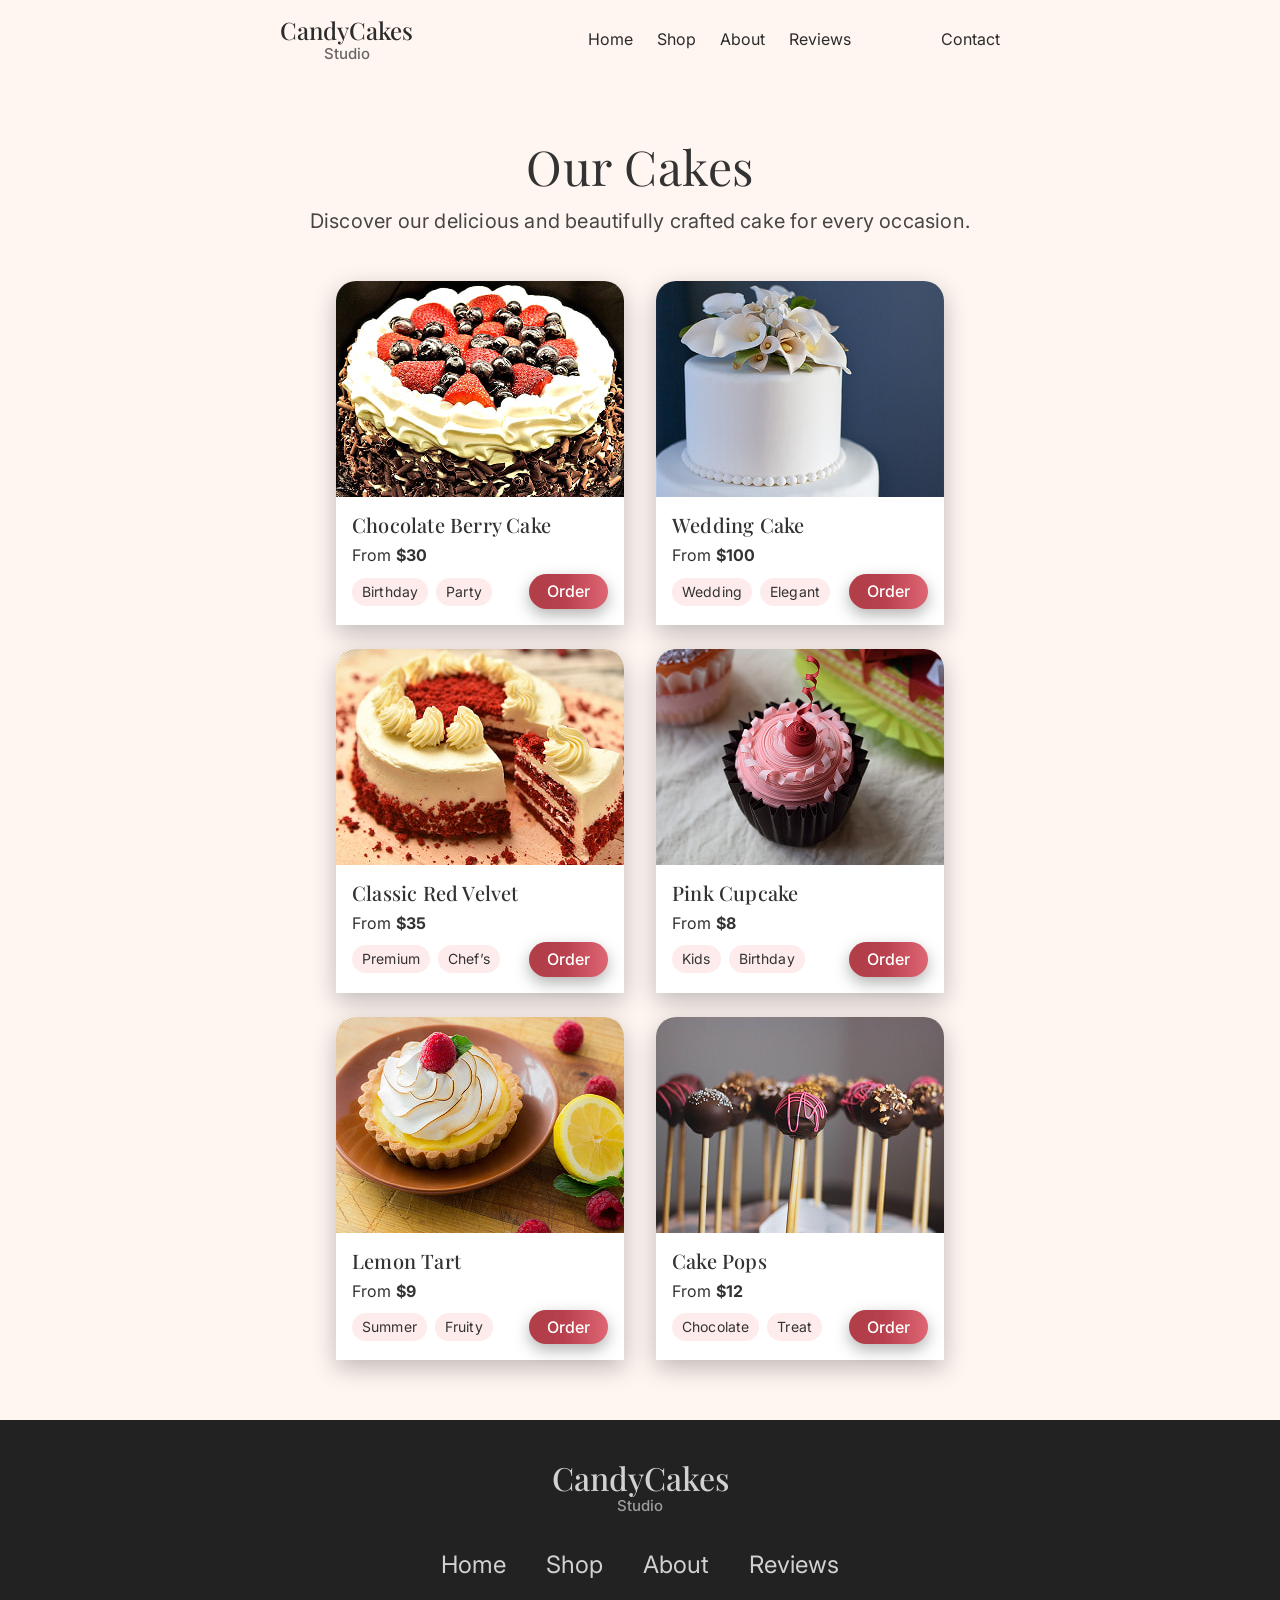
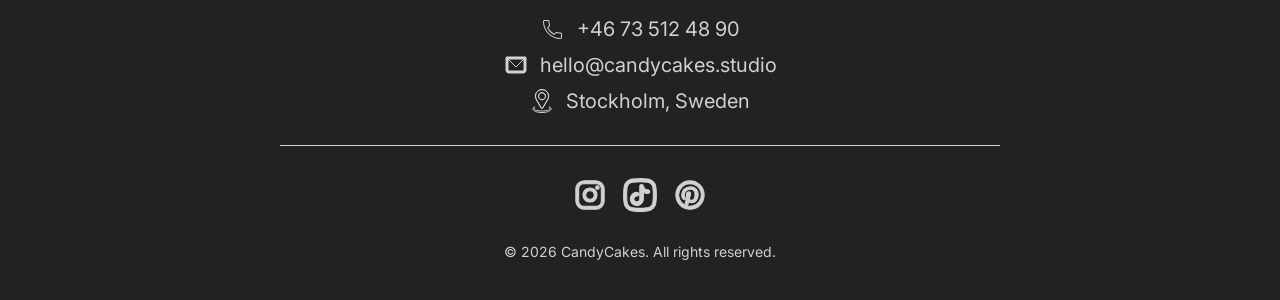
<file: page-shop.html>
<!doctype html>
<html lang="en">
  <head>
    <meta charset="UTF-8" />
    <meta name="viewport" content="width=device-width, initial-scale=1.0" />
    <title>CandyCakes</title>
    <link
      rel="stylesheet"
      href="https://cdnjs.cloudflare.com/ajax/libs/modern-normalize/3.0.1/modern-normalize.min.css"
    />
    <link rel="preconnect" href="https://fonts.googleapis.com" />
    <link rel="preconnect" href="https://fonts.gstatic.com" crossorigin />
    <link
      href="https://fonts.googleapis.com/css2?family=Inter:wght@400;500;700&family=Playfair+Display:wght@400;500;700&display=swap"
      rel="stylesheet"
    />

    <link rel="stylesheet" href="styles.css" />
  </head>
  <body>
    <header class="page-header">
      <div class="container">
        <div class="header-top">
          <a class="logo" href="index.html">
            CandyCakes
            <span class="logo-sub">Studio</span>
          </a>
          <button class="mobile-menu-btn" type="button">
            <svg class="mobile-menu-icon" width="43" height="44">
              <use href="icons/symbol-defs.svg#icon-burger-menu"></use>
            </svg>
          </button>
        </div>
        <nav class="header-nav">
          <ul class="header-list">
            <li class="header-item">
              <a class="header-link" href="index.html">Home</a>
            </li>
            <li class="header-item">
              <a class="header-link" href="page-shop.html">Shop</a>
            </li>
            <li class="header-item">
              <a class="header-link" href="page-about.html">About</a>
            </li>
            <li class="header-item">
              <a class="header-link" href="page-reviews.html">Reviews</a>
            </li>
          </ul>

          <div class="nav-contact">
            <a class="header-link" href="page-contact.html">Contact</a>
          </div>
        </nav>
      </div>
    </header>

    <main>
      <section class="shop">
        <div class="container">
          <h1 class="shop-title">Our Cakes</h1>
          <p class="shop-text">
            Discover our delicious and beautifully crafted cake for every
            occasion.
          </p>

          <ul class="shop-list">
            <li class="shop-item">
              <img
                class="shop-img"
                src="images/shop/chocolate-berry-cake.jpg"
                alt="Chocolate berry cake with fresh berries"
                srcset="
                  images/shop/chocolate-berry-cake.jpg    1x,
                  images/shop/chocolate-berry-cake@2x.jpg 2x
                "
                width="288"
                height="216"
              />
              <div class="shop-wrapper">
                <h2 class="shop-subtitle">Chocolate Berry Cake</h2>
                <p class="shop-price">
                  From
                  <strong>$30</strong>
                </p>
                <div class="shop-info">
                  <ul class="shop-tags">
                    <li class="shop-tag">Birthday</li>
                    <li class="shop-tag">Party</li>
                  </ul>
                  <button class="shop-btn" type="button">Order</button>
                </div>
              </div>
            </li>
            <li class="shop-item">
              <img
                class="shop-img"
                src="images/shop/wedding-cake.jpg"
                alt="White wedding cake with floral decoration"
                srcset="
                  images/shop/wedding-cake.jpg    1x,
                  images/shop/wedding-cake@2x.jpg 2x
                "
                width="288"
                height="216"
              />
              <div class="shop-wrapper">
                <h2 class="shop-subtitle">Wedding Cake</h2>
                <p class="shop-price">
                  From
                  <strong>$100</strong>
                </p>
                <div class="shop-info">
                  <ul class="shop-tags">
                    <li class="shop-tag">Wedding</li>
                    <li class="shop-tag">Elegant</li>
                  </ul>
                  <button class="shop-btn" type="button">Order</button>
                </div>
              </div>
            </li>
            <li class="shop-item">
              <img
                class="shop-img"
                src="images/shop/red-velvet-cake.jpg"
                alt="Red velvet layered cake with cream frosting"
                srcset="
                  images/shop/red-velvet-cake.jpg    1x,
                  images/shop/red-velvet-cake@2x.jpg 2x
                "
                width="288"
                height="216"
              />
              <div class="shop-wrapper">
                <h2 class="shop-subtitle">Classic Red Velvet</h2>
                <p class="shop-price">
                  From
                  <strong>$35</strong>
                </p>
                <div class="shop-info">
                  <ul class="shop-tags">
                    <li class="shop-tag">Premium</li>
                    <li class="shop-tag">Chef’s</li>
                  </ul>
                  <button class="shop-btn" type="button">Order</button>
                </div>
              </div>
            </li>
            <li class="shop-item">
              <img
                class="shop-img"
                src="images/shop/pink-cupcake.jpg"
                alt="Pink frosted cupcake"
                srcset="
                  images/shop/pink-cupcake.jpg    1x,
                  images/shop/pink-cupcake@2x.jpg 2x
                "
                width="288"
                height="216"
              />
              <div class="shop-wrapper">
                <h2 class="shop-subtitle">Pink Cupcake</h2>
                <p class="shop-price">
                  From
                  <strong>$8</strong>
                </p>
                <div class="shop-info">
                  <ul class="shop-tags">
                    <li class="shop-tag">Kids</li>
                    <li class="shop-tag">Birthday</li>
                  </ul>
                  <button class="shop-btn" type="button">Order</button>
                </div>
              </div>
            </li>
            <li class="shop-item">
              <img
                class="shop-img"
                src="images/shop/lemon-tart.jpg"
                alt="Lemon tart topped with whipped cream and berries"
                srcset="
                  images/shop/lemon-tart.jpg    1x,
                  images/shop/lemon-tart@2x.jpg 2x
                "
                width="288"
                height="216"
              />
              <div class="shop-wrapper">
                <h2 class="shop-subtitle">Lemon Tart</h2>
                <p class="shop-price">
                  From
                  <strong>$9</strong>
                </p>
                <div class="shop-info">
                  <ul class="shop-tags">
                    <li class="shop-tag">Summer</li>
                    <li class="shop-tag">Fruity</li>
                  </ul>
                  <button class="shop-btn" type="button">Order</button>
                </div>
              </div>
            </li>
            <li class="shop-item">
              <img
                class="shop-img"
                src="images/shop/cake-pops.jpg"
                alt="Chocolate cake pops with sprinkles"
                srcset="
                  images/shop/cake-pops.jpg    1x,
                  images/shop/cake-pops@2x.jpg 2x
                "
                width="288"
                height="216"
              />
              <div class="shop-wrapper">
                <h2 class="shop-subtitle">Cake Pops</h2>
                <p class="shop-price">
                  From
                  <strong>$12</strong>
                </p>
                <div class="shop-info">
                  <ul class="shop-tags">
                    <li class="shop-tag">Chocolate</li>
                    <li class="shop-tag">Treat</li>
                  </ul>
                  <button class="shop-btn" type="button">Order</button>
                </div>
              </div>
            </li>
          </ul>
        </div>
      </section>
    </main>

    <footer class="footer">
      <div class="container footer-container">
        <div class="footer-top">
          <a class="logo footer-logo" href="index.html">
            CandyCakes
            <span class="logo-sub">Studio</span>
          </a>

          <ul class="footer-list">
            <li class="footer-item">
              <a class="footer-link" href="index.html">Home</a>
            </li>
            <li class="footer-item">
              <a class="footer-link" href="page-shop.html">Shop</a>
            </li>
            <li class="footer-item">
              <a class="footer-link" href="page-about.html">About</a>
            </li>
            <li class="footer-item">
              <a class="footer-link" href="page-reviews.html">Reviews</a>
            </li>
          </ul>

          <address class="footer-adrs">
            <ul class="footer-adrs-list">
              <li class="footer-adrs-item">
                <svg
                  class="footer-adrs-icon"
                  aria-hidden="true"
                  width="24"
                  height="24"
                >
                  <use href="icons/symbol-defs.svg#icon-phone"></use>
                </svg>
                <a class="footer-adrs-link" href="tel:+46735124890">
                  +46 73 512 48 90
                </a>
              </li>
              <li class="footer-adrs-item">
                <svg
                  class="footer-adrs-icon"
                  aria-hidden="true"
                  width="24"
                  height="24"
                >
                  <use href="icons/symbol-defs.svg#icon-email"></use>
                </svg>
                <a
                  class="footer-adrs-link"
                  href="mailto:hello@candycakes.studio"
                >
                  hello@candycakes.studio
                </a>
              </li>
              <li class="footer-adrs-item">
                <svg
                  class="footer-adrs-icon"
                  aria-hidden="true"
                  width="24"
                  height="24"
                >
                  <use href="icons/symbol-defs.svg#icon-location"></use>
                </svg>
                <a
                  class="footer-adrs-link"
                  href="https://maps.google.com"
                  target="_blank"
                  rel="noopener noreferrer"
                >
                  Stockholm, Sweden
                </a>
              </li>
            </ul>
          </address>
        </div>

        <div class="footer-bottom">
          <ul class="footer-soc-list">
            <li class="footer-soc-item">
              <a
                class="footer-soc-link"
                href="https://www.instagram.com/"
                aria-label="Instagram"
                target="_blank"
                rel="noopener noreferrer"
              >
                <svg
                  class="footer-soc-icon"
                  aria-hidden="true"
                  width="24"
                  height="24"
                >
                  <use href="icons/symbol-defs.svg#icon-instagram"></use>
                </svg>
              </a>
            </li>
            <li class="footer-soc-item">
              <a
                class="footer-soc-link"
                href="https://www.tiktok.com/"
                aria-label="Tiktok"
                target="_blank"
                rel="noopener noreferrer"
              >
                <svg
                  class="footer-soc-icon"
                  aria-hidden="true"
                  width="24"
                  height="24"
                >
                  <use href="icons/symbol-defs.svg#icon-tiktok"></use>
                </svg>
              </a>
            </li>
            <li class="footer-soc-item">
              <a
                class="footer-soc-link"
                href="https://www.pinterest.com/"
                aria-label="Pinterest"
                target="_blank"
                rel="noopener noreferrer"
              >
                <svg
                  class="footer-soc-icon"
                  aria-hidden="true"
                  width="24"
                  height="24"
                >
                  <use href="icons/symbol-defs.svg#icon-pinterest"></use>
                </svg>
              </a>
            </li>
          </ul>
          <p class="footer-text">© 2026 CandyCakes. All rights reserved.</p>
        </div>
      </div>
    </footer>
  </body>
</html>
</file>
<file: styles.css>
/* #region Name */
body {
  font-family: 'Inter', sans-serif;
  background-color: #fff6f2;
  color: #333;
}
h1,
h2,
h3,
h4,
h5,
h6 {
  margin: 0;
  font-family: 'Playfair Display', serif;
}

address {
  font-style: normal;
}

p {
  margin: 0;
}

ul,
ol {
  margin: 0;
  padding: 0;
  list-style-type: none;
}
a {
  text-decoration: none;
  color: inherit;

  transition: color 250ms ease;
}
a:hover,
a:focus {
  color: #c74350;
}

a:active {
  color: #a8323e;
}
a:focus-visible {
  outline: 1px solid #a8323e;
  outline-offset: 1px;
}
img {
  display: block;
  max-width: 100%;
  height: auto;
}
button {
  cursor: pointer;
  box-shadow: 0 6px 16px 0 rgba(0, 0, 0, 0.3);
  color: #fff;
  background:
    linear-gradient(
      to right,
      rgba(0, 0, 0, 0.18) 18%,
      rgba(0, 0, 0, 0.15) 45%,
      rgba(255, 255, 255, 0.15) 100%
    ),
    #d94c5a;

  transition: background 250ms ease-in-out;
}
button:hover,
button:focus,
button:active {
  background:
    linear-gradient(to right, rgba(0, 0, 0, 0.4), rgba(255, 255, 255, 0.2)),
    #c74350;
}
/* #endregion */

/* #region Common */
.container {
  max-width: 390px;
  padding: 0 16px;
  margin: 0 auto;
}
@media only screen and (min-width: 768px) {
  .container {
    max-width: 768px;
    padding: 0 24px;
  }
}
@media only screen and (min-width: 1440px) {
  .container {
    max-width: 1440px;
    padding: 0 32px;
  }
}
/* #endregion */

/* #region Header */
.header-top {
  display: flex;
  justify-content: space-between;
  align-items: center;
}

.logo {
  display: flex;
  flex-direction: column;
  font-family: 'Playfair Display', serif;
  font-weight: 400;
  font-size: 20px;
  text-align: center;
  color: #2b2b2b;
  padding: 13px 0;
}
.logo-sub {
  font-family: 'Inter', sans-serif;
  font-size: 13px;
  color: inherit;
  opacity: 0.7;
}
.header-nav {
  display: none;
}
.mobile-menu-btn {
  padding: 0;
  border: none;
  background: transparent;

  box-shadow: none;
  display: flex;
  align-items: center;
  justify-content: center;
}
.mobile-menu-btn:hover,
.mobile-menu-btn:focus,
.mobile-menu-btn:active {
  background: transparent;
  outline: none;
}
.mobile-menu-icon {
  transition: fill 250ms ease;
}
.mobile-menu-btn:hover .mobile-menu-icon,
.mobile-menu-btn:focus-visible .mobile-menu-icon {
  fill: #c74350;
}

@media only screen and (min-width: 768px) {
  .page-header .container {
    display: flex;
    align-items: center;
    justify-content: space-between;
  }
  .logo {
    font-weight: 500;
    font-size: 24px;
    padding: 17px 0;
  }
  .logo-sub {
    font-size: 15px;
  }
  .mobile-menu-btn {
    display: none;
  }
  .header-nav {
    display: flex;
    gap: 90px;
  }
  .header-list {
    display: flex;
    gap: 24px;
  }
  .header-link {
    font-size: 16px;
    color: #2b2b2b;
  }
}

@media only screen and (min-width: 1440px) {
  .logo {
    font-weight: 500;
    font-size: 32px;
    padding: 10px 0;
  }
  .logo-sub {
    font-size: 20px;
  }
  .header-nav {
    gap: 200px;
  }
  .header-list {
    gap: 40px;
  }
  .header-link {
    font-size: 24px;
  }
}
/* #endregion */

/* #region Hero */
.hero {
  min-height: 217px;
  align-items: center;
  background-color: #fff;
  background-image:
    linear-gradient(rgba(0, 0, 0, 0.3), rgba(0, 0, 0, 0.3)),
    url(./images/hero/hero-bgmob@1x.jpg);

  background-repeat: no-repeat;
  background-position: center;
  background-size: cover;

  padding-top: 49px;
  padding-bottom: 49px;

  margin: 0 auto;
}
@media (min-resolution: 192dpi), (min-resolution: 2dppx) {
  .hero {
    background-image:
      linear-gradient(rgba(0, 0, 0, 0.3), rgba(0, 0, 0, 0.3)),
      url(./images/hero/hero-bgmob@2x.jpg);
  }
}

.hero-title {
  font-weight: 700;
  font-size: 24px;
  letter-spacing: 0.01em;
  text-align: center;
  color: #fff;
  margin-bottom: 15px;
}
.hero-text {
  font-weight: 400;
  font-size: 12px;
  text-align: center;
  color: #fff;
  opacity: 0.9;
  margin-bottom: 30px;
}
.hero-btn {
  font-weight: 500;
  font-size: 11px;

  border-radius: 10px;
  border: none;
  padding: 10px 6px;
  min-width: 288px;
  height: 33px;

  display: block;
  margin: 0 auto;
}

@media only screen and (min-width: 768px) {
  .hero {
    min-height: 340px;
    background-image:
      linear-gradient(rgba(0, 0, 0, 0.3), rgba(0, 0, 0, 0.3)),
      url(./images/hero/hero-bgtab@1x.jpg);
  }
  @media (min-resolution: 192dpi), (min-resolution: 2dppx) {
    .hero {
      background-image:
        linear-gradient(rgba(0, 0, 0, 0.3), rgba(0, 0, 0, 0.3)),
        url(./images/hero/hero-bgtab@2x.jpg);
    }
  }
  .hero-content {
    max-width: 310px;
  }
  .hero-title {
    font-size: 40px;
    text-align: left;
  }
  .hero-text {
    font-weight: 700;
    font-size: 20px;
    text-align: left;
    opacity: 0.8;
  }
  .hero-btn {
    font-size: 16px;

    padding: 16px 16px;
    min-width: 147px;
    height: 51px;
    margin: 0;
  }
}

@media only screen and (min-width: 1440px) {
  .hero {
    min-height: 600px;
    display: flex;
    align-items: center;

    padding-top: 0;
    padding-bottom: 0;

    background-image:
      linear-gradient(rgba(0, 0, 0, 0.3), rgba(0, 0, 0, 0.3)),
      url(./images/hero/hero-bgdesk@1x.jpg);
  }
  @media (min-resolution: 192dpi), (min-resolution: 2dppx) {
    .hero {
      background-image:
        linear-gradient(rgba(0, 0, 0, 0.3), rgba(0, 0, 0, 0.3)),
        url(./images/hero/hero-bgdesk@2x.jpg);
    }
  }
  .hero .container {
    width: 100%;
  }
  .hero-content {
    max-width: 500px;
  }
  .hero-title {
    font-size: 64px;
  }
  .hero-btn {
    font-size: 20px;

    min-width: 168px;
    height: 56px;
  }
}
/* #endregion */

/* #region Preview */
.preview {
  padding-top: 50px;
  padding-bottom: 50px;
}
.preview-title {
  font-weight: 500;
  font-size: 20px;
  letter-spacing: 0.01em;
  text-align: center;
  margin-bottom: 32px;
}
.preview-list {
  display: flex;
  flex-direction: column;
  align-items: center;
  gap: 32px;

  margin-bottom: 32px;
}
.preview-icon-rating {
  display: flex;
  gap: 4px;
}
.preview-card {
  display: flex;
  flex-direction: column;
  justify-content: space-between;

  border: 1px solid #eaeaea;
  border-radius: 12px;
  padding: 16px;
  max-width: 288px;
  min-height: 178px;
  box-shadow: 0 6px 16px 0 rgba(0, 0, 0, 0.15);
  background-color: #fff;
}
.preview-rating {
  display: flex;
  gap: 4px;
}
.preview-feedback {
  font-weight: 400;
  font-size: 14px;
  line-height: 1.29;
  margin: 0;
}
.preview-user {
  display: flex;
  align-items: center;
  gap: 12px;
}
.preview-img {
  border-radius: 50%;
}
.preview-name {
  font-weight: 500;
  font-size: 12px;
  color: #2b2b2b;
}
.preview-button {
  font-weight: 500;
  font-size: 18px;

  border-radius: 10px;
  border: none;
  padding: 12px 24px;
  min-width: 215px;
  height: 48px;

  display: block;
  margin: 0 auto;
}

@media only screen and (min-width: 768px) {
  .preview {
    padding-top: 60px;
    padding-bottom: 60px;
  }
  .preview-list {
    flex-direction: row;
    justify-content: center;
  }
}
@media only screen and (min-width: 1440px) {
  .preview {
    padding-top: 60px;
    padding-bottom: 60px;
  }
  .preview-title {
    font-size: 32px;
  }
  .preview-icon-quotes {
    width: 24px;
    height: 24px;
  }
  .preview-icon {
    width: 32px;
    height: 32px;
  }
  .preview-card {
    padding: 24px;
    max-width: 450px;
    min-height: 220px;
  }
  .preview-feedback {
    font-size: 20px;
  }
  .preview-name {
    font-size: 16px;
  }
  .preview-button {
    font-size: 20px;
  }
}
/* #endregion */

/* #region Shop */
.shop {
  padding-top: 50px;
  padding-bottom: 50px;
}
.shop-title {
  font-weight: 400;
  font-size: 32px;
  letter-spacing: 0.01em;
  text-align: center;

  margin-bottom: 12px;
}
.shop-text {
  font-size: 16px;
  letter-spacing: 0.01em;
  text-align: center;
  opacity: 0.9;

  margin-bottom: 32px;
}
.shop-list {
  display: flex;
  flex-direction: column;
  gap: 24px;
}
.shop-item {
  border-radius: 20px 20px 0 0;
  box-shadow: 0 8px 24px 0 rgba(0, 0, 0, 0.25);
  background-color: #fff;
  width: 100%;
  max-width: 288px;

  margin: 0 auto;
}
.shop-img {
  width: 100%;
  border-radius: 20px 20px 0 0;
}
.shop-wrapper {
  padding: 16px;
}
.shop-subtitle {
  font-weight: 500;
  font-size: 20px;
  letter-spacing: 0.01em;

  margin-bottom: 10px;
}
.shop-price {
  font-size: 16px;
  letter-spacing: 0.01em;

  margin-bottom: 10px;
}
.shop-info {
  display: flex;
  align-items: center;
  justify-content: space-between;
}
.shop-tags {
  display: flex;
  gap: 8px;
}
.shop-tag {
  font-size: 14px;
  letter-spacing: 0.01em;
  text-align: center;

  border-radius: 999px;
  padding: 6px 10px;

  background-color: #feecec;
}
.shop-btn {
  font-weight: 500;
  font-size: 16px;

  border-radius: 999px;
  border: none;

  padding: 8px 16px;
  min-width: 79px;
}
@media only screen and (min-width: 768px) {
  .shop {
    padding-top: 60px;
    padding-bottom: 60px;
  }
  .shop-title {
    font-size: 48px;

    margin-bottom: 16px;
  }
  .shop-text {
    font-size: 20px;

    margin-bottom: 48px;
  }
  .shop-list {
    display: flex;
    flex-direction: row;
    flex-wrap: wrap;
    justify-content: center;
    gap: 24px 32px;
  }
  .shop-item {
    width: 100%;
    max-width: 288px;

    margin: 0;
  }
}
@media only screen and (min-width: 1440px) {
  .shop-list {
    display: grid;
    grid-template-columns: repeat(3, 288px);
  }

  .shop-item {
    width: 288px;
  }
}

/* #endregion */

/* #region About */
.about {
  padding-top: 50px;
  padding-bottom: 50px;
}
.about-container {
  display: flex;
  flex-direction: column;
  gap: 24px;
}
.about-content {
  display: flex;
  flex-direction: column;
  align-items: center;
  gap: 15px;

  position: relative;
}
.about-content::before,
.about-content::after {
  content: '';
  position: absolute;
  top: 14px;
  width: 80px;
  height: 2px;
  background-color: #eabfc0;
  opacity: 0.7;
}
.about-content::before {
  left: 0;
}
.about-content::after {
  right: 0;
}
.about-label {
  position: relative;

  font-family: 'Playfair Display', sans-serif;
  font-size: 13px;
  letter-spacing: 0.01em;
  text-align: center;

  border-radius: 30px;
  padding: 6px 16px;
  width: 132px;
  height: 29px;

  box-shadow: 0 4px 24px 0 rgba(0, 0, 0, 0.1);
  background: #eabfc0;
}
.about-label::before,
.about-label::after {
  content: '';
  position: absolute;
  top: 50%;
  transform: translateY(-50%);

  width: 3px;
  height: 3px;
  border-radius: 100%;
  background-color: #333;
}
.about-label::before {
  left: 18px;
}

.about-label::after {
  right: 18px;
}
.about-title {
  font-weight: 400;
  font-size: 22px;
  letter-spacing: 0.01em;
  text-align: center;
}
.about-text-main {
  padding-top: 15px;
  position: relative;

  font-size: 16px;
  letter-spacing: 0.01em;
  text-align: center;
  opacity: 0.9;
}
.about-text-main::before {
  content: '';
  position: absolute;
  top: 0;
  left: 0;

  width: 100%;
  height: 2px;

  background: linear-gradient(
    to right,
    rgba(234, 191, 192, 0.6),
    rgba(255, 255, 255, 0.3)
  );
}
.about-text-secondary {
  font-size: 14px;
  letter-spacing: 0.01em;
  text-align: center;
}
.about-list {
  display: flex;
  flex-direction: column;
  gap: 12px;
}
.about-item {
  display: flex;
  align-items: center;
  gap: 6px;

  font-size: 14px;
  letter-spacing: 0.01em;
}
.about-stats {
  display: flex;
  gap: 20px;
}
.about-reviews {
  display: flex;
  align-items: center;
  justify-content: center;
  gap: 10px;

  border-radius: 12px;
  padding: 8px 12px;
  min-width: 139px;

  box-shadow: 0 8px 24px 0 rgba(0, 0, 0, 0.1);
  background: #fff;
}
.about-reviews-wrapper {
  display: flex;
  flex-direction: column;
  gap: 4px;
}
.about-reviews-title {
  font-weight: 500;
  font-size: 13px;
  letter-spacing: 0.01em;
}
.about-reviews-text {
  font-size: 13px;
  letter-spacing: 0.01em;
}
.about-cakes {
  display: flex;
  align-items: center;
  justify-content: center;
  gap: 10px;

  border-radius: 12px;
  padding: 8px 12px;
  min-width: 139px;

  box-shadow: 0 8px 24px 0 rgba(0, 0, 0, 0.1);
  background: #fff;
}
.about-cakes-wrapper {
  display: flex;
  flex-direction: column;
  gap: 4px;
}
.about-cakes-number {
  font-weight: 500;
  font-size: 13px;
  letter-spacing: 0.01em;
}
.about-cakes-text {
  font-size: 13px;
  letter-spacing: 0.01em;
}
.about-image img {
  width: 100%;
  height: auto;
}
@media only screen and (min-width: 768px) {
  .about {
    padding-top: 60px;
    padding-bottom: 60px;
  }
  .about-container {
    gap: 47px;
  }
  .about-content {
    gap: 30px;
  }
  .about-content::before,
  .about-content::after {
    width: 250px;
  }
  .about-title {
    font-size: 48px;
  }
  .about-text-main {
    font-size: 24px;

    padding-top: 30px;
  }
  .about-text-secondary {
    font-size: 20px;
  }
  .about-list {
    gap: 23px;
  }
  .about-item {
    font-size: 20px;
    gap: 20px;
  }
  .about-stats {
    gap: 30px;
  }
  .about-reviews {
    padding: 16px 24px;
    min-width: 223px;
  }
  .about-reviews-icon {
    width: 42px;
    height: 42px;
  }
  .about-reviews-title {
    font-size: 15px;
  }
  .about-reviews-text {
    font-size: 15px;
  }
  .about-cakes {
    padding: 16px 24px;
    min-width: 223px;
  }
  .about-cakes-icon {
    width: 32px;
    height: 32px;
  }
  .about-cakes-number {
    font-size: 15px;
  }
  .about-cakes-text {
    font-size: 15px;
  }
}
@media only screen and (min-width: 1440px) {
  .about-container {
    flex-direction: row;
    align-items: center;
    justify-content: space-between;
  }
  .about-content {
    max-width: 700px;
  }
  .about-content::before,
  .about-content::after {
    width: 220px;
  }
  .about-text-main {
    font-size: 28px;
  }
  .about-text-secondary {
    font-size: 25px;
  }
  .about-item {
    font-size: 22px;
  }
}
/* #endregion */

/* #region Reviews */
.reviews {
  padding-top: 50px;
  padding-bottom: 50px;
}
.reviews-title {
  font-weight: 400;
  font-size: 24px;
  letter-spacing: 0.01em;
  text-align: center;

  margin-bottom: 6px;
}
.reviews-text {
  font-size: 13px;
  letter-spacing: 0.01em;
  text-align: center;

  margin-bottom: 28px;
}
.reviews-list {
  display: flex;
  flex-direction: column;
  align-items: center;
  gap: 32px;
}
.reviews-item {
  display: flex;
  flex-direction: column;
  justify-content: space-between;

  border: 1px solid #eaeaea;
  border-radius: 12px;
  padding: 16px;
  max-width: 288px;
  min-height: 178px;
  box-shadow: 0 6px 16px 0 rgba(0, 0, 0, 0.15);
  background-color: #fff;
}
.reviews-card {
  display: flex;
  gap: 6px;
}

.reviews-rating {
  display: flex;
  gap: 4px;
}

.review-feedback {
  font-size: 14px;
  margin: 0;
}
.reviews-user {
  display: flex;
  align-items: center;
  gap: 12px;
}
.reviews-img {
  border-radius: 50%;
}
.reviews-name {
  font-weight: 500;
  font-size: 13px;
  color: #2b2b2b;
}
@media only screen and (min-width: 768px) {
  .reviews {
    padding-top: 60px;
    padding-bottom: 60px;
  }
  .reviews-title {
    font-size: 40px;
  }

  .reviews-list {
    flex-direction: row;
    flex-wrap: wrap;
    justify-content: center;
  }
  .reviews-text {
    font-size: 20px;
  }
}
@media only screen and (min-width: 1440px) {
  .reviews-title {
    font-size: 48px;
  }

  .reviews-text {
    font-size: 24px;
  }
  .reviews-list {
    gap: 32px 24px;
  }
  .reviews-item {
    padding: 24px;
    max-width: 380px;
    min-height: 220px;
  }
  .reviews-icon-quotes {
    width: 24px;
    height: 24px;
  }
  .reviews-icon {
    width: 32px;
    height: 32px;
  }
  .review-feedback {
    font-size: 20px;
  }
  .reviews-img {
    width: 40px;
    height: 37px;
  }
}
/* #endregion */

/* #region Contact */
.contact {
  padding-top: 50px;
  padding-bottom: 50px;
}
.contact-inner {
  background: #fffaf7;
}
.contact-img {
  display: block;
  width: 100%;
}

.contact-title {
  font-weight: 400;
  font-size: 27px;
  letter-spacing: 0.01em;
  text-align: center;

  margin-bottom: 8px;
}
.contact-text {
  font-size: 16px;
  letter-spacing: 0.01em;
  text-align: center;
  opacity: 0.85;

  margin-bottom: 15px;
}
.form-wrapper {
  display: flex;
  flex-direction: column;
  text-align: center;
  gap: 24px;

  border: 1px solid rgba(234, 191, 192, 0.5);
  border-radius: 20px;
  padding: 40px;
  width: 100%;
  min-height: 398px;

  box-shadow: 0 8px 24px 0 rgba(0, 0, 0, 0.15);
  background: #fff;

  margin: 0 auto;
}
.contact-field {
  border: 1px solid #eabfc0;
  border-radius: 12px;
  padding: 12px 16px;

  box-shadow: 0 8px 24px 0 rgba(0, 0, 0, 0.15);
  background: #fff6f2;
  transition: border-color 250ms ease;
}

.contact-field:hover {
  border-color: #a8323e;
}
.contact-field:focus-within {
  border-color: #a8323e;
}

.visually-hidden {
  position: absolute;
  width: 1px;
  height: 1px;
  margin: -1px;
  padding: 0;
  overflow: hidden;
  border: 0;
  clip: rect(0 0 0 0);
}
.contact-input {
  width: 100%;
  border: none;
  background: transparent;
  outline: none;

  font-size: 13px;
  letter-spacing: 0.01em;
  text-align: left;
  opacity: 0.7;
}
.contact-textarea {
  width: 100%;
  border: none;
  outline: none;
  background: transparent;

  font-size: 13px;
  letter-spacing: 0.01em;
  text-align: left;
  min-height: 120px;
  opacity: 0.7;

  resize: none;
}

.contact-btn {
  font-weight: 500;
  font-size: 13px;

  display: block;
  margin: 0 auto;
  border-radius: 12px;
  border: none;
  padding: 12px 24px;
  width: 140px;
  height: 40px;
}
@media only screen and (min-width: 768px) {
  .contact {
    padding-top: 60px;
    padding-bottom: 60px;
  }

  .contact-content {
    padding: 70px 0;
    margin: 0 auto;
  }
  .contact-title {
    font-size: 40px;

    margin-bottom: 10px;
  }
  .contact-text {
    font-size: 20px;
    margin-bottom: 28px;
  }

  .contact-content {
    max-width: 460px;
  }
}
@media only screen and (min-width: 1440px) {
  .contact-inner {
    display: flex;
    align-items: center;
  }
  .contact-content {
    padding: 0;
    max-width: 500px;
    /* margin: 0 auto; */
  }
}
/* #endregion */

/* #region Footer */
.footer {
  padding-top: 50px;
  padding-bottom: 50px;
  background-color: #222;
  color: #d1d1d1;
}
.footer-container {
  display: flex;
  flex-direction: column;
  align-items: center;
  gap: 28px;
}
.footer-top {
  display: flex;
  flex-direction: column;
  gap: 28px;
  width: 100%;
}
.footer-logo {
  font-weight: 500;
  font-size: 24px;
  color: inherit;
  padding: 0;
}
.footer-list {
  text-align: center;
}
.footer-item:not(:last-child) {
  margin-bottom: 12px;
}

.footer-link {
  font-size: 15px;
  line-height: 1.6;
  text-align: center;
}

.footer-adrs-item {
  display: flex;
  align-items: center;
  justify-content: center;
  gap: 12px;
}
.footer-adrs-item:not(:last-child) {
  margin-bottom: 8px;
}

.footer-adrs-link {
  font-size: 15px;
  line-height: 1.6;
  text-align: center;
}
.footer-soc-list {
  display: flex;
  gap: 16px;
}

.footer-soc-icon {
  display: block;
  stroke: currentColor;
}
.footer-soc-link:hover,
.footer-soc-link:focus {
  stroke: #c74350;
}

.footer-text {
  font-size: 14px;
  text-align: center;
}
.footer-bottom {
  border-top: 1px solid #d1d1d1;
  padding-top: 28px;
  width: 100%;

  display: flex;
  flex-direction: column;
  align-items: center;
  gap: 28px;
}
@media only screen and (min-width: 768px) {
  .footer {
    padding-top: 40px;
    padding-bottom: 40px;
  }
  .footer-container {
    gap: 32px;
  }
  .footer-top {
    gap: 32px;
  }
  .footer-logo {
    font-size: 32px;
    text-align: center;
  }
  .footer-list {
    display: flex;
    justify-content: center;
    gap: 40px;
  }
  .footer-item:not(:last-child) {
    margin-bottom: 0;
  }
  .footer-link {
    font-size: 24px;
  }
  .footer-adrs-item:not(:last-child) {
    margin-bottom: 12px;
  }
  .footer-adrs-link {
    font-size: 20px;
    line-height: 1.2;
  }
  .footer-soc-icon {
    width: 34px;
    height: 34px;
  }
  .footer-bottom {
    padding-top: 32px;
    gap: 32px;
  }
}
@media only screen and (min-width: 1440px) {
  .footer-top {
    flex-direction: row;
    justify-content: space-between;
    align-items: center;
  }
  .footer-adrs-item {
    justify-content: flex-start;
  }
  .footer-adrs-link {
    font-size: 24px;
  }

  .footer-text {
    font-size: 24px;
  }
}
/* #endregion */
</file>
